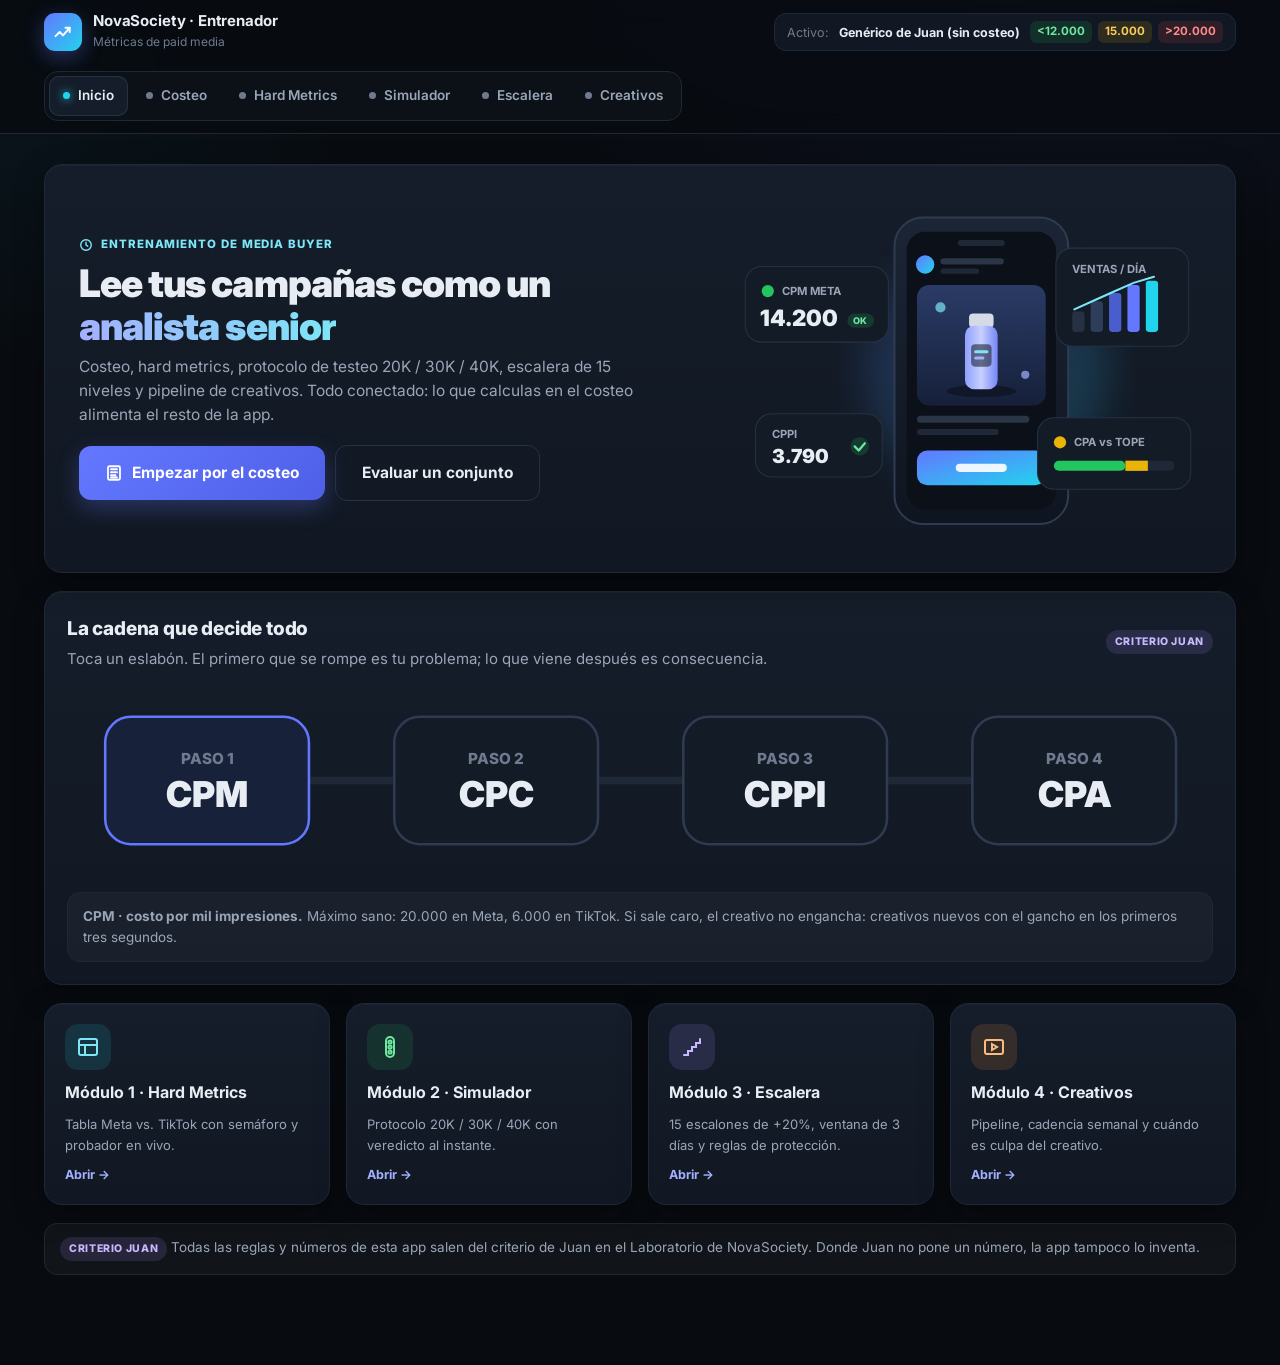
<file: docs/referencia/novasociety-metricas-v2.html>
<!doctype html>
<html lang="es">
<head>
<meta charset="utf-8">
<meta name="viewport" content="width=device-width, initial-scale=1">
<title>NovaSociety · Entrenador de Métricas</title>
<link rel="preconnect" href="https://fonts.googleapis.com">
<link rel="stylesheet" href="https://fonts.googleapis.com/css2?family=Inter:wght@400;500;600;700;800;900&display=swap">
<style>
:root{
  --bg:#080B10; --bg-2:#0C1118; --card:#111823; --card-2:#151D2A; --line:#1E2836; --line-2:#263243;
  --ink:#E8EDF4; --muted:#9AA6B8; --soft:#6E7B8F;
  --g:#22C55E; --g-bg:rgba(34,197,94,.13); --g-ink:#6EE7A0;
  --y:#EAB308; --y-bg:rgba(234,179,8,.13); --y-ink:#FACC5A;
  --r:#EF4444; --r-bg:rgba(239,68,68,.13); --r-ink:#FF8A8A;
  --b:#6378FF; --b-bg:rgba(99,120,255,.14); --b-ink:#A3B0FF;
  --c:#22D3EE; --c-bg:rgba(34,211,238,.12); --c-ink:#7DE6F6;
  --v:#A78BFA; --v-bg:rgba(167,139,250,.14); --v-ink:#C9B8FF;
  --o:#FB923C; --o-bg:rgba(251,146,60,.14); --o-ink:#FDBA7D;
  --shadow:0 1px 0 rgba(255,255,255,.03) inset,0 10px 30px rgba(0,0,0,.35);
  --rad:18px;
}
*{box-sizing:border-box}
html,body{margin:0}
body{background:radial-gradient(1200px 600px at 85% -10%,rgba(99,120,255,.10),transparent 60%),radial-gradient(900px 500px at -10% 10%,rgba(34,211,238,.06),transparent 60%),var(--bg);background-attachment:fixed;color:var(--ink);font-family:Inter,system-ui,-apple-system,"Segoe UI",sans-serif;font-size:15px;line-height:1.55;-webkit-font-smoothing:antialiased;min-height:100vh}
button,input,select{font:inherit;color:inherit}
:focus-visible{outline:2px solid var(--b);outline-offset:2px}

/* ---------- Top bar ---------- */
.top{position:sticky;top:0;z-index:20;background:rgba(8,11,16,.82);backdrop-filter:blur(14px);-webkit-backdrop-filter:blur(14px);border-bottom:1px solid var(--line)}
.top-in{max-width:1240px;margin:0 auto;padding:12px 24px;display:flex;align-items:center;gap:18px;flex-wrap:wrap}
.brand{display:flex;align-items:center;gap:11px;margin-right:auto}
.brand-mark{width:38px;height:38px;border-radius:11px;background:linear-gradient(135deg,#6378FF,#22D3EE);display:grid;place-items:center;box-shadow:0 6px 20px rgba(99,120,255,.35)}
.brand b{display:block;font-size:15px;line-height:1.15;letter-spacing:-.01em}
.brand span{font-size:12px;color:var(--soft)}
.tabs{display:flex;gap:4px;background:var(--bg-2);border:1px solid var(--line);border-radius:14px;padding:4px;overflow-x:auto;max-width:100%}
.tabs button{all:unset;cursor:pointer;display:flex;align-items:center;gap:8px;padding:9px 14px;border-radius:10px;font-size:13.5px;font-weight:600;color:var(--muted);white-space:nowrap;min-height:22px;transition:background .2s,color .2s}
.tabs button:hover{color:var(--ink);background:var(--card)}
.tabs button[aria-current="page"]{background:var(--card-2);color:var(--ink);box-shadow:0 0 0 1px var(--line-2) inset}
.tabs button:focus-visible{outline:2px solid var(--b)}
.tabs .dot{width:7px;height:7px;border-radius:50%;background:var(--soft)}
.tabs button[aria-current="page"] .dot{background:var(--c);box-shadow:0 0 10px var(--c)}
.pill-prod{display:flex;align-items:center;gap:10px;background:var(--card);border:1px solid var(--line);border-radius:12px;padding:7px 12px;font-size:12.5px}
.pill-prod b{font-size:12.5px}
.pill-prod .z{display:flex;gap:6px}
.pill-prod .z span{padding:2px 7px;border-radius:6px;font-weight:700;font-size:11.5px}

/* ---------- Layout ---------- */
.main{max-width:1240px;margin:0 auto;padding:30px 24px 90px}
.view{display:none}
.view.on{display:block;animation:in .35s cubic-bezier(.2,.8,.2,1)}
@keyframes in{from{opacity:0;transform:translateY(8px)}to{opacity:1;transform:none}}
.head{display:flex;align-items:flex-end;justify-content:space-between;gap:20px;flex-wrap:wrap;margin-bottom:22px}
.eyebrow{display:inline-flex;align-items:center;gap:8px;font-size:11.5px;font-weight:800;letter-spacing:.08em;text-transform:uppercase;color:var(--c-ink);margin-bottom:8px}
h1{font-size:32px;line-height:1.12;letter-spacing:-.025em;margin:0;font-weight:900}
h2{font-size:19px;letter-spacing:-.01em;margin:0 0 4px;font-weight:800}
h3{font-size:15px;margin:0 0 6px;font-weight:700}
.lead{color:var(--muted);max-width:720px;margin:8px 0 0;font-size:15.5px}
.card{background:linear-gradient(180deg,var(--card-2),var(--card));border:1px solid var(--line);border-radius:var(--rad);padding:22px;box-shadow:var(--shadow)}
.grid{display:grid;gap:16px}
.g2{grid-template-columns:repeat(auto-fit,minmax(320px,1fr))}
.g3{grid-template-columns:repeat(auto-fit,minmax(250px,1fr))}
.g4{grid-template-columns:repeat(auto-fit,minmax(200px,1fr))}
.mt{margin-top:18px}.mt-s{margin-top:10px}.mt-l{margin-top:28px}
.muted{color:var(--muted)}.soft{color:var(--soft)}
.small{font-size:12.5px;color:var(--soft)}
.row{display:flex;align-items:center;gap:10px;flex-wrap:wrap}
.between{justify-content:space-between}

/* ---------- Tags & notes ---------- */
.tag{display:inline-flex;align-items:center;gap:6px;font-size:10.5px;font-weight:800;letter-spacing:.06em;text-transform:uppercase;padding:4px 9px;border-radius:999px;white-space:nowrap}
.tg{background:var(--g-bg);color:var(--g-ink)}.ty{background:var(--y-bg);color:var(--y-ink)}.tr{background:var(--r-bg);color:var(--r-ink)}
.tb{background:var(--b-bg);color:var(--b-ink)}.tc{background:var(--c-bg);color:var(--c-ink)}.tv{background:var(--v-bg);color:var(--v-ink)}.to{background:var(--o-bg);color:var(--o-ink)}
.tn{background:rgba(255,255,255,.06);color:var(--muted)}
.note{border-radius:13px;padding:13px 15px;font-size:13.5px;line-height:1.55;border:1px solid transparent}
.ng{background:var(--g-bg);color:var(--g-ink)}.ny{background:var(--y-bg);color:var(--y-ink)}.nr{background:var(--r-bg);color:var(--r-ink)}
.nb{background:var(--b-bg);color:var(--b-ink)}.nn{background:rgba(255,255,255,.035);border-color:var(--line);color:var(--muted)}
.note b{color:inherit}

/* ---------- Buttons & fields ---------- */
.btn{all:unset;cursor:pointer;display:inline-flex;align-items:center;justify-content:center;gap:9px;background:linear-gradient(135deg,#6378FF,#4F5FE8);color:#fff;font-weight:700;font-size:14px;padding:12px 20px;border-radius:12px;min-height:20px;box-shadow:0 8px 22px rgba(99,120,255,.3);transition:transform .15s,filter .15s}
.btn:hover{filter:brightness(1.1);transform:translateY(-1px)}
.btn:active{transform:translateY(0)}
.btn:focus-visible{outline:2px solid var(--ink);outline-offset:3px}
.btn.ghost{background:transparent;border:1px solid var(--line-2);color:var(--ink);box-shadow:none}
.btn.ghost:hover{background:var(--card-2)}
.btn.sm{padding:8px 12px;font-size:12.5px;border-radius:10px}
.btn.big{padding:15px 26px;font-size:15.5px}
.form{display:grid;grid-template-columns:repeat(auto-fit,minmax(170px,1fr));gap:14px}
.field{display:flex;flex-direction:column;gap:7px}
.field label{font-size:12.5px;font-weight:600;color:var(--muted)}
.field input,.field select{background:var(--bg-2);border:1px solid var(--line-2);border-radius:11px;padding:11px 13px;min-height:46px;font-size:15.5px;font-weight:700;width:100%;transition:border-color .15s,box-shadow .15s}
.field input:focus,.field select:focus{outline:none;border-color:var(--b);box-shadow:0 0 0 3px var(--b-bg)}
.field .hint{font-size:11.5px;color:var(--soft)}
.in-money{position:relative}
.in-money input{padding-left:28px}
.in-money::before{content:"$";position:absolute;left:12px;top:50%;transform:translateY(-50%);color:var(--soft);font-weight:700;font-size:14px}

/* ---------- KPIs ---------- */
.kpis{display:grid;grid-template-columns:repeat(auto-fit,minmax(170px,1fr));gap:12px}
.kpi{background:var(--bg-2);border:1px solid var(--line);border-radius:14px;padding:15px 16px;position:relative;overflow:hidden}
.kpi .l{font-size:11px;color:var(--soft);font-weight:800;text-transform:uppercase;letter-spacing:.06em}
.kpi .v{font-size:25px;font-weight:900;letter-spacing:-.02em;margin-top:3px;font-variant-numeric:tabular-nums}
.kpi .s{font-size:12px;color:var(--muted)}
.kpi::after{content:"";position:absolute;right:-30px;top:-30px;width:90px;height:90px;border-radius:50%;opacity:.5;background:radial-gradient(circle,var(--glow,rgba(99,120,255,.25)),transparent 70%)}

/* ---------- Dashboard ---------- */
.hero{display:grid;grid-template-columns:1.1fr 1fr;gap:10px;align-items:center;padding:30px 34px;overflow:hidden;position:relative}
.hero h1{font-size:38px}
.hero .grad{background:linear-gradient(90deg,#A3B0FF,#7DE6F6);-webkit-background-clip:text;background-clip:text;color:transparent}
.hero-art{width:100%;max-width:470px;justify-self:end}
.float{animation:float 5s ease-in-out infinite}
.float.d2{animation-delay:-1.6s}.float.d3{animation-delay:-3.1s}
@keyframes float{0%,100%{transform:translateY(0)}50%{transform:translateY(-7px)}}
.mod{all:unset;cursor:pointer;display:flex;flex-direction:column;gap:10px;background:linear-gradient(180deg,var(--card-2),var(--card));border:1px solid var(--line);border-radius:var(--rad);padding:20px;box-shadow:var(--shadow);transition:transform .2s,border-color .2s}
.mod:hover{transform:translateY(-3px);border-color:var(--line-2)}
.mod:focus-visible{outline:2px solid var(--b);outline-offset:3px}
.mod .ic{width:46px;height:46px;border-radius:13px;display:grid;place-items:center}
.mod b{font-size:16px}
.mod span{font-size:13px;color:var(--muted)}
.mod .go{font-size:12.5px;font-weight:700;color:var(--b-ink);margin-top:auto}
.funnel-node{cursor:pointer}
.funnel-node:hover rect{stroke:#A3B0FF}

/* ---------- Zone bar ---------- */
.zwrap{position:relative;margin-top:34px}
.zbar{display:flex;border-radius:12px;overflow:hidden;height:44px}
.zbar div{display:flex;align-items:center;justify-content:center;font-size:11.5px;font-weight:800;letter-spacing:.05em;text-transform:uppercase;transition:flex .5s}
.zg{background:var(--g-bg);color:var(--g-ink)}.zy{background:var(--y-bg);color:var(--y-ink)}.zo{background:var(--o-bg);color:var(--o-ink)}.zr{background:var(--r-bg);color:var(--r-ink)}
.zmark{position:absolute;top:-8px;bottom:-8px;width:3px;background:#fff;border-radius:3px;transition:left .6s cubic-bezier(.2,.8,.2,1);box-shadow:0 0 12px rgba(255,255,255,.6)}
.zmark span{position:absolute;top:-24px;left:50%;transform:translateX(-50%);font-size:11px;font-weight:800;background:#fff;color:#0B0F14;padding:2px 7px;border-radius:6px;white-space:nowrap}
.zlabels{display:flex;justify-content:space-between;font-size:11.5px;color:var(--soft);margin-top:8px;font-weight:600;font-variant-numeric:tabular-nums}

/* ---------- Donut ---------- */
.donut-wrap{display:flex;gap:22px;align-items:center;flex-wrap:wrap}
.donut-wrap svg{flex-shrink:0}
.donut-seg{transition:stroke-dasharray .7s cubic-bezier(.2,.8,.2,1),stroke-dashoffset .7s cubic-bezier(.2,.8,.2,1)}
.leg{display:flex;flex-direction:column;gap:9px;flex:1;min-width:200px}
.leg div{display:flex;align-items:center;gap:10px;font-size:13.5px}
.leg i{width:11px;height:11px;border-radius:4px;flex-shrink:0}
.leg b{margin-left:auto;font-variant-numeric:tabular-nums}

/* ---------- Table ---------- */
.seg{display:inline-flex;background:var(--bg-2);border:1px solid var(--line);border-radius:13px;padding:4px;gap:4px}
.seg button{all:unset;cursor:pointer;padding:9px 16px;border-radius:9px;font-size:13.5px;font-weight:700;color:var(--muted);display:flex;align-items:center;gap:8px}
.seg button[aria-pressed="true"]{background:var(--card-2);color:var(--ink);box-shadow:0 0 0 1px var(--line-2) inset}
.seg button:focus-visible{outline:2px solid var(--b)}
.tbl-wrap{overflow-x:auto;border:1px solid var(--line);border-radius:16px;background:var(--card)}
table{border-collapse:collapse;width:100%;min-width:1040px;font-size:13.5px}
th,td{padding:14px 15px;text-align:left;vertical-align:top;border-bottom:1px solid var(--line)}
thead th{background:var(--bg-2);font-size:11px;letter-spacing:.07em;text-transform:uppercase;color:var(--soft);font-weight:800;position:sticky;top:0}
tbody tr{transition:background .2s}
tbody tr:hover{background:rgba(255,255,255,.02)}
tbody tr:last-child td{border-bottom:none}
.met{display:flex;gap:11px;align-items:flex-start}
.met .ic{width:36px;height:36px;border-radius:10px;display:grid;place-items:center;flex-shrink:0}
.met b{font-size:15.5px;display:block}
.met small{color:var(--soft);font-size:11.5px;display:block;margin-top:2px}
.col-on{background:rgba(99,120,255,.07)}
th.col-on{color:var(--b-ink)}
.col-off{opacity:.45}
.v{font-weight:800;font-variant-numeric:tabular-nums;white-space:nowrap}
.tester{display:flex;align-items:center;gap:8px;margin-top:10px}
.tester input{width:110px;background:var(--bg-2);border:1px solid var(--line-2);border-radius:9px;padding:7px 9px;font-size:13px;font-weight:700;min-height:36px}
.tester input:focus{outline:none;border-color:var(--b)}
.light{width:14px;height:14px;border-radius:50%;background:#2A3442;flex-shrink:0;transition:background .25s,box-shadow .25s}
.light.g{background:var(--g);box-shadow:0 0 12px var(--g)}.light.y{background:var(--y);box-shadow:0 0 12px var(--y)}.light.r{background:var(--r);box-shadow:0 0 12px var(--r)}
.diag{font-size:13px;color:var(--muted);line-height:1.5}
.diag-live{margin-top:8px;font-size:12.5px;font-weight:600;border-radius:9px;padding:7px 9px;display:none}
.diag-live.on{display:block}

/* ---------- Simulator ---------- */
.track{position:relative;height:16px;border-radius:99px;background:var(--bg-2);border:1px solid var(--line);margin:34px 0 30px;overflow:visible}
.track .fill{position:absolute;left:0;top:0;bottom:0;border-radius:99px;background:linear-gradient(90deg,#22D3EE,#6378FF);width:0;transition:width 1s cubic-bezier(.2,.8,.2,1),background .4s}
.track .mk{position:absolute;top:-10px;bottom:-10px;width:2px;background:var(--line-2)}
.track .mk span{position:absolute;top:-22px;left:50%;transform:translateX(-50%);font-size:11px;font-weight:800;color:var(--muted);white-space:nowrap}
.track .mk.hit{background:#fff}
.track .mk.hit span{color:#fff}
.track .tip{position:absolute;bottom:-28px;transform:translateX(-50%);font-size:11.5px;font-weight:800;color:var(--c-ink);white-space:nowrap;transition:left 1s cubic-bezier(.2,.8,.2,1)}
.sema{display:flex;flex-direction:column;gap:10px;background:#05070A;border:1px solid var(--line);border-radius:22px;padding:14px;width:74px;align-items:center;box-shadow:inset 0 2px 8px rgba(0,0,0,.6)}
.sema i{width:42px;height:42px;border-radius:50%;background:#1A2230;transition:background .35s,box-shadow .35s;display:block}
.sema i.on-r{background:var(--r);box-shadow:0 0 24px var(--r)}
.sema i.on-y{background:var(--y);box-shadow:0 0 24px var(--y)}
.sema i.on-g{background:var(--g);box-shadow:0 0 24px var(--g)}
.verdict{display:flex;gap:22px;align-items:center;flex-wrap:wrap}
.verdict .body{flex:1;min-width:240px}
.verdict .big{font-size:27px;font-weight:900;letter-spacing:-.02em;line-height:1.15}
.verdict ul{margin:10px 0 0;padding-left:18px;color:var(--muted);font-size:14px}
.verdict li{margin:4px 0}
.pop{animation:pop .45s cubic-bezier(.2,1.4,.4,1)}
@keyframes pop{from{transform:scale(.94);opacity:.3}to{transform:none;opacity:1}}
.presets{display:flex;gap:8px;flex-wrap:wrap}
.hist{display:flex;flex-direction:column;gap:8px;max-height:330px;overflow:auto}
.hist-item{display:flex;align-items:center;gap:10px;background:var(--bg-2);border:1px solid var(--line);border-radius:11px;padding:10px 12px;font-size:12.5px;animation:in .3s}
.hist-item .t{color:var(--soft);font-variant-numeric:tabular-nums}
.hist-item .d{margin-left:auto}
.rules-mini{display:grid;gap:10px}
.rm{display:flex;gap:12px;align-items:flex-start;background:var(--bg-2);border:1px solid var(--line);border-radius:13px;padding:13px}
.rm .k{width:48px;height:48px;border-radius:12px;display:grid;place-items:center;font-weight:900;font-size:13px;flex-shrink:0;background:var(--card-2);border:1px solid var(--line-2)}
.rm.active{border-color:var(--b);box-shadow:0 0 0 3px var(--b-bg)}
.rm.active .k{background:var(--b);color:#fff;border-color:var(--b)}
.rm ul{margin:4px 0 0;padding-left:16px;font-size:12.5px;color:var(--muted)}

/* ---------- Ladder ---------- */
.ladder{display:flex;align-items:flex-end;gap:7px;height:300px;padding:10px 4px 0;overflow-x:auto}
.step{all:unset;cursor:pointer;flex:1 0 46px;display:flex;flex-direction:column;align-items:center;justify-content:flex-end;gap:6px;height:100%}
.step .bar{width:100%;border-radius:10px 10px 4px 4px;position:relative;transform-origin:bottom;transform:scaleY(0);transition:transform .7s cubic-bezier(.2,.9,.3,1),box-shadow .2s,filter .2s;border:1px solid rgba(255,255,255,.07)}
.ladder.grown .step .bar{transform:scaleY(1)}
.step .bar.z1{background:linear-gradient(180deg,rgba(34,211,238,.55),rgba(34,211,238,.15))}
.step .bar.z2{background:linear-gradient(180deg,rgba(167,139,250,.6),rgba(167,139,250,.15))}
.step .bar.z3{background:linear-gradient(180deg,rgba(251,146,60,.6),rgba(251,146,60,.15))}
.step:hover .bar{filter:brightness(1.3)}
.step[aria-pressed="true"] .bar{box-shadow:0 0 0 2px #fff,0 0 24px rgba(255,255,255,.35)}
.step .barbox{flex:1;width:100%;min-height:0;display:flex;flex-direction:column;justify-content:flex-end;align-items:center;gap:6px}
.step .amt{font-size:10.5px;font-weight:800;color:var(--muted);white-space:nowrap;font-variant-numeric:tabular-nums}
.step .lv{font-size:10.5px;font-weight:800;color:var(--soft)}
.step[aria-pressed="true"] .amt{color:#fff}
.step:focus-visible .bar{outline:2px solid var(--b);outline-offset:2px}
.step .flag{position:absolute;top:-26px;left:50%;transform:translateX(-50%);font-size:16px;opacity:0;transition:opacity .3s}
.step.cur .flag{opacity:1}
.zones-leg{display:flex;gap:16px;flex-wrap:wrap;font-size:12.5px;color:var(--muted);margin-top:10px}
.zones-leg i{display:inline-block;width:11px;height:11px;border-radius:4px;margin-right:6px;vertical-align:-1px}
.lv-detail{animation:in .3s}
.req{display:flex;gap:10px;align-items:flex-start;padding:10px 0;border-bottom:1px solid var(--line);font-size:13.5px}
.req:last-child{border-bottom:none}
.req .n{width:24px;height:24px;border-radius:8px;display:grid;place-items:center;font-size:11.5px;font-weight:800;flex-shrink:0}
.wiz{display:flex;flex-direction:column;gap:12px}
.wiz-q{font-size:15.5px;font-weight:700}
.wiz-step{font-size:11.5px;font-weight:800;color:var(--soft);letter-spacing:.06em;text-transform:uppercase}

/* ---------- Pipeline ---------- */
.kanban{display:grid;grid-template-columns:repeat(6,minmax(180px,1fr));gap:12px;overflow-x:auto;padding-bottom:6px}
.col{background:var(--bg-2);border:1px solid var(--line);border-radius:15px;padding:12px;display:flex;flex-direction:column;gap:9px;min-height:220px}
.col-h{display:flex;align-items:center;gap:8px;font-size:12.5px;font-weight:800;text-transform:uppercase;letter-spacing:.05em;padding:2px 2px 6px}
.col-h .cnt{margin-left:auto;font-size:11px;background:rgba(255,255,255,.07);border-radius:99px;padding:2px 8px;color:var(--muted)}
.kc{background:var(--card-2);border:1px solid var(--line-2);border-radius:12px;padding:11px;font-size:13px;animation:in .3s}
.kc .meta{font-size:11px;color:var(--soft);margin-top:4px}
.kc .acts{display:flex;gap:4px;margin-top:9px}
.kc .acts button{all:unset;cursor:pointer;width:32px;height:32px;border-radius:8px;display:grid;place-items:center;background:var(--bg-2);border:1px solid var(--line);color:var(--muted)}
.kc .acts button:hover{color:var(--ink);border-color:var(--line-2)}
.kc .acts button:focus-visible{outline:2px solid var(--b)}
.kc .acts .del{margin-left:auto}
.ring{position:relative;width:150px;height:150px;flex-shrink:0}
.ring svg{transform:rotate(-90deg)}
.ring .c{position:absolute;inset:0;display:grid;place-items:center;text-align:center}
.ring .c b{font-size:34px;font-weight:900;display:block;line-height:1}
.ring .c span{font-size:11.5px;color:var(--soft);font-weight:700}
.ring circle.prog{transition:stroke-dashoffset .8s cubic-bezier(.2,.8,.2,1),stroke .3s}
.gauge-needle{transition:transform .9s cubic-bezier(.2,1.2,.3,1);transform-origin:120px 120px}

/* ---------- Toast ---------- */
.toast{position:fixed;bottom:24px;left:50%;transform:translateX(-50%) translateY(30px);background:#fff;color:#0B0F14;font-weight:700;font-size:13.5px;padding:12px 18px;border-radius:12px;box-shadow:0 12px 40px rgba(0,0,0,.5);opacity:0;pointer-events:none;transition:opacity .25s,transform .25s;z-index:50;max-width:90vw;text-align:center}
.toast.on{opacity:1;transform:translateX(-50%) translateY(0)}

details.acc{background:var(--card);border:1px solid var(--line);border-radius:15px;padding:0 18px}
details.acc + details.acc{margin-top:10px}
details.acc summary{cursor:pointer;padding:15px 0;font-weight:700;list-style:none;display:flex;justify-content:space-between;align-items:center;gap:10px}
details.acc summary::-webkit-details-marker{display:none}
details.acc summary::after{content:"+";color:var(--soft);font-size:20px;font-weight:500}
details.acc[open] summary::after{content:"–"}
details.acc .bd{padding:0 0 16px;color:var(--muted);font-size:14px}

@media (max-width:900px){
  .hero{grid-template-columns:1fr;padding:24px}
  .hero-art{justify-self:center}
  .hero h1{font-size:30px}
  h1{font-size:26px}
  .top-in{padding:10px 14px}
  .main{padding:20px 14px 70px}
  .pill-prod{display:none}
}
@media (prefers-reduced-motion:reduce){*{animation:none!important;transition:none!important}.step .bar{transform:none}}
</style>
</head>
<body>

<!-- ================= TOP BAR ================= -->
<header class="top">
  <div class="top-in">
    <div class="brand">
      <div class="brand-mark" aria-hidden="true">
        <svg width="20" height="20" viewBox="0 0 24 24" fill="none" stroke="#fff" stroke-width="2.4" stroke-linecap="round" stroke-linejoin="round"><path d="M3 17l5-5 4 4 8-9"/><path d="M15 7h5v5"/></svg>
      </div>
      <div><b>NovaSociety · Entrenador</b><span>Métricas de paid media</span></div>
    </div>
    <div class="pill-prod" id="pillProd" aria-live="polite"></div>
    <nav class="tabs" id="tabs" aria-label="Módulos">
      <button data-v="dash" aria-current="page"><span class="dot"></span>Inicio</button>
      <button data-v="costeo"><span class="dot"></span>Costeo</button>
      <button data-v="metricas"><span class="dot"></span>Hard Metrics</button>
      <button data-v="sim"><span class="dot"></span>Simulador</button>
      <button data-v="escalera"><span class="dot"></span>Escalera</button>
      <button data-v="creativos"><span class="dot"></span>Creativos</button>
    </nav>
  </div>
</header>

<main class="main">

<!-- ================= DASHBOARD ================= -->
<section class="view on" id="v-dash">
  <div class="card hero">
    <div>
      <div class="eyebrow">
        <svg width="14" height="14" viewBox="0 0 24 24" fill="none" stroke="currentColor" stroke-width="2.4" stroke-linecap="round" aria-hidden="true"><circle cx="12" cy="12" r="9"/><path d="M12 7v5l3 2"/></svg>
        Entrenamiento de media buyer
      </div>
      <h1>Lee tus campañas como un <span class="grad">analista senior</span></h1>
      <p class="lead">Costeo, hard metrics, protocolo de testeo 20K / 30K / 40K, escalera de 15 niveles y pipeline de creativos. Todo conectado: lo que calculas en el costeo alimenta el resto de la app.</p>
      <div class="row mt">
        <button class="btn big" data-go="costeo">
          <svg width="18" height="18" viewBox="0 0 24 24" fill="none" stroke="currentColor" stroke-width="2.4" stroke-linecap="round" aria-hidden="true"><rect x="4" y="3" width="16" height="18" rx="2"/><path d="M8 7h8M8 11h2M12 11h2M16 11h0M8 15h2M12 15h2M8 18h8"/></svg>
          Empezar por el costeo
        </button>
        <button class="btn ghost big" data-go="sim">Evaluar un conjunto</button>
      </div>
    </div>
    <svg class="hero-art" viewBox="0 0 460 340" role="img" aria-label="Ilustración: teléfono con un anuncio y tarjetas de métricas flotando">
      <defs>
        <linearGradient id="hg1" x1="0" y1="0" x2="1" y2="1"><stop offset="0" stop-color="#6378FF"/><stop offset="1" stop-color="#22D3EE"/></linearGradient>
        <linearGradient id="hg2" x1="0" y1="0" x2="0" y2="1"><stop offset="0" stop-color="#1B2535"/><stop offset="1" stop-color="#0F1520"/></linearGradient>
        <linearGradient id="hg3" x1="0" y1="0" x2="0" y2="1"><stop offset="0" stop-color="#2A3B66"/><stop offset="1" stop-color="#16203A"/></linearGradient>
        <linearGradient id="bottle" x1="0" y1="0" x2="1" y2="0"><stop offset="0" stop-color="#8FA0FF"/><stop offset=".5" stop-color="#C7D0FF"/><stop offset="1" stop-color="#7486F5"/></linearGradient>
        <filter id="glow"><feGaussianBlur stdDeviation="18"/></filter>
      </defs>
      <circle cx="250" cy="170" r="120" fill="url(#hg1)" opacity=".18" filter="url(#glow)"/>
      <g class="float">
        <rect x="160" y="22" width="170" height="300" rx="28" fill="url(#hg2)" stroke="#2E3B50" stroke-width="2"/>
        <rect x="172" y="36" width="146" height="272" rx="18" fill="#0B1019"/>
        <rect x="222" y="44" width="46" height="6" rx="3" fill="#1E2836"/>
        <circle cx="190" cy="68" r="9" fill="url(#hg1)"/>
        <rect x="205" y="62" width="62" height="6" rx="3" fill="#2A3546"/>
        <rect x="205" y="72" width="38" height="5" rx="2.5" fill="#1E2836"/>
        <rect x="182" y="88" width="126" height="118" rx="12" fill="url(#hg3)"/>
        <ellipse cx="245" cy="192" rx="34" ry="6" fill="#0B1019" opacity=".6"/>
        <rect x="233" y="116" width="24" height="14" rx="4" fill="#E8EDF4" opacity=".9"/>
        <rect x="229" y="128" width="32" height="62" rx="9" fill="url(#bottle)"/>
        <rect x="235" y="146" width="20" height="22" rx="4" fill="#0F1520" opacity=".55"/>
        <rect x="238" y="152" width="14" height="3" rx="1.5" fill="#7DE6F6"/>
        <rect x="238" y="158" width="10" height="3" rx="1.5" fill="#A3B0FF"/>
        <circle cx="205" cy="110" r="5" fill="#7DE6F6" opacity=".7"/>
        <circle cx="288" cy="176" r="4" fill="#A3B0FF" opacity=".7"/>
        <rect x="182" y="216" width="110" height="7" rx="3.5" fill="#2A3546"/>
        <rect x="182" y="229" width="80" height="6" rx="3" fill="#1E2836"/>
        <rect x="182" y="250" width="126" height="34" rx="10" fill="url(#hg1)"/>
        <rect x="220" y="263" width="50" height="8" rx="4" fill="#fff" opacity=".9"/>
      </g>
      <g class="float d2">
        <rect x="14" y="70" width="140" height="74" rx="16" fill="#131B27" stroke="#263243"/>
        <circle cx="36" cy="94" r="6" fill="#22C55E"/>
        <text x="50" y="98" fill="#9AA6B8" font-size="11" font-weight="700" font-family="Inter,sans-serif">CPM META</text>
        <text x="28" y="128" fill="#E8EDF4" font-size="22" font-weight="900" font-family="Inter,sans-serif">14.200</text>
        <rect x="114" y="116" width="26" height="14" rx="7" fill="rgba(34,197,94,.18)"/>
        <text x="119" y="126" fill="#6EE7A0" font-size="9" font-weight="800" font-family="Inter,sans-serif">OK</text>
      </g>
      <g class="float d3">
        <rect x="318" y="52" width="130" height="96" rx="16" fill="#131B27" stroke="#263243"/>
        <text x="334" y="76" fill="#9AA6B8" font-size="11" font-weight="700" font-family="Inter,sans-serif">VENTAS / DÍA</text>
        <rect x="334" y="114" width="12" height="20" rx="3" fill="#263243"/>
        <rect x="352" y="104" width="12" height="30" rx="3" fill="#2E3D59"/>
        <rect x="370" y="96" width="12" height="38" rx="3" fill="#4A5DCC"/>
        <rect x="388" y="88" width="12" height="46" rx="3" fill="#6378FF"/>
        <rect x="406" y="84" width="12" height="50" rx="3" fill="#22D3EE"/>
        <path d="M336 112 L358 102 L376 94 L394 86 L414 80" stroke="#7DE6F6" stroke-width="2" fill="none" stroke-linecap="round"/>
      </g>
      <g class="float">
        <rect x="300" y="218" width="150" height="70" rx="16" fill="#131B27" stroke="#263243"/>
        <circle cx="322" cy="242" r="6" fill="#EAB308"/>
        <text x="336" y="246" fill="#9AA6B8" font-size="11" font-weight="700" font-family="Inter,sans-serif">CPA vs TOPE</text>
        <rect x="316" y="260" width="118" height="10" rx="5" fill="#1E2836"/>
        <rect x="316" y="260" width="70" height="10" rx="5" fill="#22C55E"/>
        <rect x="386" y="260" width="22" height="10" fill="#EAB308"/>
      </g>
      <g class="float d2">
        <rect x="24" y="214" width="124" height="62" rx="16" fill="#131B27" stroke="#263243"/>
        <text x="40" y="238" fill="#9AA6B8" font-size="11" font-weight="700" font-family="Inter,sans-serif">CPPI</text>
        <text x="40" y="262" fill="#E8EDF4" font-size="19" font-weight="900" font-family="Inter,sans-serif">3.790</text>
        <circle cx="126" cy="246" r="9" fill="rgba(34,197,94,.18)"/>
        <path d="M121 246l4 4 6-7" stroke="#6EE7A0" stroke-width="2.2" fill="none" stroke-linecap="round" stroke-linejoin="round"/>
      </g>
    </svg>
  </div>

  <div class="card mt">
    <div class="row between">
      <div><h2>La cadena que decide todo</h2><p class="muted" style="margin:0">Toca un eslabón. El primero que se rompe es tu problema; lo que viene después es consecuencia.</p></div>
      <span class="tag tv">Criterio Juan</span>
    </div>
    <svg viewBox="0 0 900 150" width="100%" role="img" aria-label="Cadena de métricas CPM, CPC, CPPI, CPA con flujo animado" style="margin-top:14px">
      <defs>
        <linearGradient id="flow" x1="0" x2="1"><stop offset="0" stop-color="#22D3EE"/><stop offset="1" stop-color="#6378FF"/></linearGradient>
      </defs>
      <path id="fpath" d="M110 75 H 790" stroke="#1E2836" stroke-width="6" stroke-linecap="round"/>
      <path d="M110 75 H 790" stroke="url(#flow)" stroke-width="2" stroke-dasharray="6 10" opacity=".7">
        <animate attributeName="stroke-dashoffset" from="0" to="-160" dur="3s" repeatCount="indefinite"/>
      </path>
      <circle r="5" fill="#7DE6F6"><animateMotion dur="3.2s" repeatCount="indefinite"><mpath href="#fpath"/></animateMotion></circle>
      <circle r="4" fill="#A3B0FF"><animateMotion dur="3.2s" begin="-1.1s" repeatCount="indefinite"><mpath href="#fpath"/></animateMotion></circle>
      <circle r="4" fill="#7DE6F6"><animateMotion dur="3.2s" begin="-2.2s" repeatCount="indefinite"><mpath href="#fpath"/></animateMotion></circle>
      <g class="funnel-node" data-k="cpm" tabindex="0" role="button" aria-label="CPM">
        <rect x="30" y="25" width="160" height="100" rx="20" fill="#131B27" stroke="#2E3B50" stroke-width="2"/>
        <text x="110" y="62" text-anchor="middle" fill="#6E7B8F" font-size="12" font-weight="800" font-family="Inter,sans-serif">PASO 1</text>
        <text x="110" y="96" text-anchor="middle" fill="#E8EDF4" font-size="28" font-weight="900" font-family="Inter,sans-serif">CPM</text>
      </g>
      <g class="funnel-node" data-k="cpc" tabindex="0" role="button" aria-label="CPC">
        <rect x="257" y="25" width="160" height="100" rx="20" fill="#131B27" stroke="#2E3B50" stroke-width="2"/>
        <text x="337" y="62" text-anchor="middle" fill="#6E7B8F" font-size="12" font-weight="800" font-family="Inter,sans-serif">PASO 2</text>
        <text x="337" y="96" text-anchor="middle" fill="#E8EDF4" font-size="28" font-weight="900" font-family="Inter,sans-serif">CPC</text>
      </g>
      <g class="funnel-node" data-k="cppi" tabindex="0" role="button" aria-label="CPPI">
        <rect x="484" y="25" width="160" height="100" rx="20" fill="#131B27" stroke="#2E3B50" stroke-width="2"/>
        <text x="564" y="62" text-anchor="middle" fill="#6E7B8F" font-size="12" font-weight="800" font-family="Inter,sans-serif">PASO 3</text>
        <text x="564" y="96" text-anchor="middle" fill="#E8EDF4" font-size="28" font-weight="900" font-family="Inter,sans-serif">CPPI</text>
      </g>
      <g class="funnel-node" data-k="cpa" tabindex="0" role="button" aria-label="CPA">
        <rect x="711" y="25" width="160" height="100" rx="20" fill="#131B27" stroke="#2E3B50" stroke-width="2"/>
        <text x="791" y="62" text-anchor="middle" fill="#6E7B8F" font-size="12" font-weight="800" font-family="Inter,sans-serif">PASO 4</text>
        <text x="791" y="96" text-anchor="middle" fill="#E8EDF4" font-size="28" font-weight="900" font-family="Inter,sans-serif">CPA</text>
      </g>
    </svg>
    <div class="note nn mt-s" id="chainInfo" aria-live="polite"></div>
  </div>

  <div class="grid g4 mt">
    <button class="mod" data-go="metricas">
      <div class="ic" style="background:var(--c-bg)"><svg width="24" height="24" viewBox="0 0 24 24" fill="none" stroke="#7DE6F6" stroke-width="2" stroke-linecap="round" aria-hidden="true"><rect x="3" y="4" width="18" height="16" rx="2"/><path d="M3 10h18M9 10v10"/></svg></div>
      <b>Módulo 1 · Hard Metrics</b><span>Tabla Meta vs. TikTok con semáforo y probador en vivo.</span><span class="go">Abrir →</span>
    </button>
    <button class="mod" data-go="sim">
      <div class="ic" style="background:var(--g-bg)"><svg width="24" height="24" viewBox="0 0 24 24" fill="none" stroke="#6EE7A0" stroke-width="2" stroke-linecap="round" aria-hidden="true"><rect x="8" y="2" width="8" height="20" rx="4"/><circle cx="12" cy="7" r="1.6"/><circle cx="12" cy="12" r="1.6"/><circle cx="12" cy="17" r="1.6"/></svg></div>
      <b>Módulo 2 · Simulador</b><span>Protocolo 20K / 30K / 40K con veredicto al instante.</span><span class="go">Abrir →</span>
    </button>
    <button class="mod" data-go="escalera">
      <div class="ic" style="background:var(--v-bg)"><svg width="24" height="24" viewBox="0 0 24 24" fill="none" stroke="#C9B8FF" stroke-width="2" stroke-linecap="round" aria-hidden="true"><path d="M4 20h4v-4h4v-4h4V8h4V4"/></svg></div>
      <b>Módulo 3 · Escalera</b><span>15 escalones de +20%, ventana de 3 días y reglas de protección.</span><span class="go">Abrir →</span>
    </button>
    <button class="mod" data-go="creativos">
      <div class="ic" style="background:var(--o-bg)"><svg width="24" height="24" viewBox="0 0 24 24" fill="none" stroke="#FDBA7D" stroke-width="2" stroke-linecap="round" aria-hidden="true"><rect x="3" y="5" width="18" height="14" rx="2"/><path d="M10 9l5 3-5 3z"/></svg></div>
      <b>Módulo 4 · Creativos</b><span>Pipeline, cadencia semanal y cuándo es culpa del creativo.</span><span class="go">Abrir →</span>
    </button>
  </div>

  <div class="note nn mt">
    <span class="tag tv">Criterio Juan</span> Todas las reglas y números de esta app salen del criterio de Juan en el Laboratorio de NovaSociety. Donde Juan no pone un número, la app tampoco lo inventa.
  </div>
</section>

<!-- ================= COSTEO ================= -->
<section class="view" id="v-costeo">
  <div class="head">
    <div>
      <div class="eyebrow">Paso 0 · antes de pautar</div>
      <h1>Calculadora de costeo</h1>
      <p class="lead">Mismo cálculo del costeo del Laboratorio. Cuando lo apliques, el tope, la zona de escala y la zona de apagar alimentan la tabla, el simulador y la escalera.</p>
    </div>
    <span class="tag tv">Criterio Juan</span>
  </div>

  <div class="grid g2">
    <div class="card">
      <h2>Tus números</h2>
      <div class="form mt">
        <div class="field" style="grid-column:1/-1"><label for="c-name">Producto</label><input id="c-name" type="text" value="Gotas Focus Concentración Activa"></div>
        <div class="field"><label for="c-precio">Precio de venta</label><div class="in-money"><input id="c-precio" type="number" inputmode="numeric" value="84900"></div></div>
        <div class="field"><label for="c-prov">Costo proveedor</label><div class="in-money"><input id="c-prov" type="number" inputmode="numeric" value="17000"></div></div>
        <div class="field"><label for="c-flete">Flete promedio</label><div class="in-money"><input id="c-flete" type="number" inputmode="numeric" value="20000"></div></div>
        <div class="field"><label for="c-cpa">CPA que esperas pagar</label><div class="in-money"><input id="c-cpa" type="number" inputmode="numeric" value="15000"></div></div>
        <div class="field"><label for="c-ef">Entrega efectiva %</label><input id="c-ef" type="number" value="50"><span class="hint">Entregados ÷ pedidos</span></div>
        <div class="field"><label for="c-desp">Entrega s/ despachado %</label><input id="c-desp" type="number" value="75"><span class="hint">Entregados ÷ despachados</span></div>
      </div>
      <div class="note nb mt">
        <b>¿12.000 o 15.000?</b> Sin costeo, Juan usa números genéricos: <b>15.000 es el CPA tope</b> (lo máximo que pagas por venta, y el CPA con el que el costeo calcula tu ganancia), <b>12.000 es la zona de escala</b> (80% del tope) y <b>20.000 la zona de apagar</b>. Cuando costeas tu producto, esos tres números se reemplazan por los tuyos. Para las Gotas Focus: escala por debajo de 16.493, tope 20.617, apaga por encima de 27.489.
      </div>
      <div class="row mt">
        <button class="btn" id="c-apply">
          <svg width="17" height="17" viewBox="0 0 24 24" fill="none" stroke="currentColor" stroke-width="2.6" stroke-linecap="round" stroke-linejoin="round" aria-hidden="true"><path d="M5 12l5 5 9-11"/></svg>
          Aplicar a toda la app
        </button>
        <button class="btn ghost" id="c-generic">Volver al genérico de Juan</button>
      </div>
    </div>

    <div class="card">
      <h2>¿A dónde se va cada pedido?</h2>
      <p class="muted" style="margin:0 0 16px;font-size:13.5px">Por cada pedido que entra (con tus porcentajes de entrega).</p>
      <div class="donut-wrap">
        <svg width="190" height="190" viewBox="0 0 190 190" role="img" aria-label="Distribución del ingreso por pedido" id="donut">
          <circle cx="95" cy="95" r="72" fill="none" stroke="#1A2230" stroke-width="24"/>
          <g transform="rotate(-90 95 95)" id="donutSegs"></g>
          <text x="95" y="88" text-anchor="middle" fill="#6E7B8F" font-size="11" font-weight="800" font-family="Inter,sans-serif">INGRESO / PEDIDO</text>
          <text x="95" y="112" text-anchor="middle" fill="#E8EDF4" font-size="22" font-weight="900" font-family="Inter,sans-serif" id="donutTotal">—</text>
        </svg>
        <div class="leg" id="donutLeg"></div>
      </div>
    </div>
  </div>

  <div class="card mt">
    <div class="kpis" id="c-kpis"></div>
    <div class="zwrap" id="c-zone"></div>
    <div id="c-msg" class="mt"></div>
  </div>

  <details class="acc mt">
    <summary>¿Cómo se calcula?</summary>
    <div class="bd">
      <p style="margin-top:0">Por cada pedido: ingreso = precio × entrega efectiva; producto = proveedor × entrega efectiva; flete = flete × (entrega efectiva ÷ entrega sobre despachado), porque también pagas el flete de lo que vuelve.</p>
      <p><b>CPA máximo</b> = lo que queda: si pagas eso en publicidad por pedido, quedas en cero. Zonas de Juan: escala por debajo del 80% del tope, sostiene hasta el tope, apaga por encima del 133% del tope.</p>
      <p style="margin-bottom:0">El genérico de Juan (sin costeo) es: escala por debajo de 12.000, tope 15.000, apaga por encima de 20.000. Se usa hasta que costeas tu producto.</p>
    </div>
  </details>
</section>

<!-- ================= MÓDULO 1 ================= -->
<section class="view" id="v-metricas">
  <div class="head">
    <div>
      <div class="eyebrow">Módulo 1</div>
      <h1>Hard Metrics: Meta Ads vs. TikTok Ads</h1>
      <p class="lead">Cambia de pestaña para ver los rangos de cada plataforma. En las métricas donde Juan pone número (CPM, CPPI y CPA), escribe el tuyo en "Tu dato" y el semáforo te dice dónde estás y qué hacer.</p>
    </div>
    <div class="seg" role="group" aria-label="Plataforma">
      <button data-plat="meta" aria-pressed="true">
        <svg width="16" height="16" viewBox="0 0 24 24" fill="none" stroke="currentColor" stroke-width="2.2" stroke-linecap="round" aria-hidden="true"><path d="M3 15c0-5 2.5-9 5-9 3 0 5 9 8 9 2 0 3-2 3-4 0-3-1.5-5-3-5-3 0-5 9-8 9-2.5 0-5-3-5-5"/></svg>Meta Ads</button>
      <button data-plat="tiktok" aria-pressed="false">
        <svg width="16" height="16" viewBox="0 0 24 24" fill="none" stroke="currentColor" stroke-width="2.2" stroke-linecap="round" stroke-linejoin="round" aria-hidden="true"><path d="M14 3v11a4 4 0 11-4-4"/><path d="M14 3c.5 3 2.5 5 5 5"/></svg>TikTok Ads</button>
      <button data-plat="both" aria-pressed="false">Comparar</button>
    </div>
  </div>

  <div class="tbl-wrap">
    <table>
      <thead>
        <tr>
          <th style="width:190px">Métrica</th>
          <th class="h-tt">Benchmark TikTok</th>
          <th class="h-mt">Benchmark Meta</th>
          <th>Rango ideal para escalar</th>
          <th>Límite máximo permitido</th>
          <th style="width:300px">Diagnóstico / Solución</th>
        </tr>
      </thead>
      <tbody id="mtBody"></tbody>
    </table>
  </div>

  <div class="grid g3 mt">
    <div class="note nb"><b>El CTR no decide.</b> En tus Gotas Focus el CTR llegó a 6,7% y no hubo ni una venta: el CPM estaba de 3 a 8 veces por encima del máximo. Por eso Juan no lo mira.</div>
    <div class="note ny"><b>El CPC no tiene número fijo.</b> Juan lo lee en relación con el CPM: si el CPM está sano y el CPC sale caro, el producto no interesa. Por eso aquí no hay rango inventado.</div>
    <div class="note nn"><b>El CPA es tuyo.</b> Sus rangos salen del costeo activo (arriba a la derecha). Cámbialo en la pestaña Costeo.</div>
  </div>
</section>

<!-- ================= MÓDULO 2 ================= -->
<section class="view" id="v-sim">
  <div class="head">
    <div>
      <div class="eyebrow">Módulo 2 · protocolo 20K / 30K / 40K</div>
      <h1>Simulador de decisión</h1>
      <p class="lead">Mete los números del conjunto como los ves en el administrador y presiona "Evaluar conjunto". El veredicto sale de las reglas de testeo de NovaSociety.</p>
    </div>
    <span class="tag tv">Criterio Juan</span>
  </div>

  <div class="grid" style="grid-template-columns:repeat(auto-fit,minmax(340px,1fr))">
    <div class="card">
      <div class="row between"><h2>Datos del conjunto</h2><span class="small">Precargar:</span></div>
      <div class="presets mt-s">
        <button class="btn ghost sm" data-preset="g2">Gotas Focus · conj. 2</button>
        <button class="btn ghost sm" data-preset="g4">Gotas Focus · conj. 4</button>
        <button class="btn ghost sm" data-preset="r3">Recolector · conj. 3</button>
      </div>
      <div class="form mt">
        <div class="field"><label for="s-gasto">Gasto actual (COP)</label><div class="in-money"><input id="s-gasto" type="number" inputmode="numeric" value="26480"></div></div>
        <div class="field"><label for="s-pi">Pagos iniciados</label><input id="s-pi" type="number" inputmode="numeric" value="0"></div>
        <div class="field"><label for="s-v">Ventas</label><input id="s-v" type="number" inputmode="numeric" value="0"></div>
        <div class="field"><label for="s-tope">CPA tope</label><div class="in-money"><input id="s-tope" type="number" inputmode="numeric" value="15000"></div><span class="hint">Del costeo activo</span></div>
      </div>
      <div class="track" id="track" aria-hidden="true">
        <div class="fill" id="trackFill"></div>
        <div class="mk" id="mk20" style="left:40%"><span>20K</span></div>
        <div class="mk" id="mk30" style="left:60%"><span>30K</span></div>
        <div class="mk" id="mk40" style="left:80%"><span>40K</span></div>
        <div class="tip" id="trackTip" style="left:0%">$0</div>
      </div>
      <button class="btn big" id="s-eval" style="width:100%;box-sizing:border-box">
        <svg width="19" height="19" viewBox="0 0 24 24" fill="none" stroke="currentColor" stroke-width="2.4" stroke-linecap="round" aria-hidden="true"><circle cx="11" cy="11" r="7"/><path d="M20 20l-3.5-3.5"/></svg>
        Evaluar conjunto
      </button>
    </div>

    <div class="card">
      <div class="verdict" id="verdict">
        <div class="sema" aria-hidden="true"><i id="L-r"></i><i id="L-y"></i><i id="L-g"></i></div>
        <div class="body">
          <div class="small" style="font-weight:800;letter-spacing:.06em;text-transform:uppercase" id="vCorte">Sin evaluar</div>
          <div class="big" id="vBig">Mete los datos y evalúa</div>
          <ul id="vList"><li>El veredicto aparece aquí al instante.</li></ul>
        </div>
      </div>
      <div class="kpis mt" id="vKpis"></div>
    </div>
  </div>

  <div class="grid g2 mt">
    <div class="card">
      <h2>Las reglas del protocolo</h2>
      <p class="muted" style="margin:0 0 12px;font-size:13.5px">El corte donde está tu conjunto se ilumina.</p>
      <div class="rules-mini">
        <div class="rm" id="rm20"><div class="k">20K</div><div><b>Mira pagos iniciados</b><ul><li>0–2: apagar inmediato</li><li>3–4: mantener débil</li><li>5+: bien · 1 venta: maravilloso</li></ul></div></div>
        <div class="rm" id="rm30"><div class="k">30K</div><div><b>Mira el CPPI</b><ul><li>Sin venta: &gt;6.000 apaga · 5.000–6.000 débil · ≤5.000 se sostiene</li><li>Con venta: &lt;4.000 bueno · 4.000–5.000 se sostiene · &gt;5.000 flojo</li></ul></div></div>
        <div class="rm" id="rm40"><div class="k">40K</div><div><b>Decisión del día</b><ul><li>Sin ventas: apaga, aunque el CPPI sea bueno</li><li>2+ ventas y CPA dentro del tope: deja gastar el día y pasa a escalera</li></ul></div></div>
      </div>
    </div>
    <div class="card">
      <div class="row between"><h2>Historial de evaluaciones</h2><button class="btn ghost sm" id="h-clear">Limpiar</button></div>
      <div class="hist mt-s" id="hist"><div class="small">Todavía no evalúas ningún conjunto.</div></div>
    </div>
  </div>
</section>

<!-- ================= MÓDULO 3 ================= -->
<section class="view" id="v-escalera">
  <div class="head">
    <div>
      <div class="eyebrow">Módulo 3 · escalando</div>
      <h1>La escalera de Juan: 15 escalones</h1>
      <p class="lead">Cuando una campaña ya vende, deja de ser testeo. Cada escalón es +20% de presupuesto y se decide con el CPA de los últimos 3 días, nunca con un solo día. Toca un escalón para ver qué necesitas para subir y cómo protegerte.</p>
    </div>
    <span class="tag tv">Criterio Juan</span>
  </div>

  <div class="card">
    <div class="ladder" id="ladder" role="group" aria-label="Escalones de presupuesto"></div>
    <p class="small mt-s" style="margin-bottom:0">Escalones de la escalera de Juan, de 100.000 a 1.280.000 diarios. La escalera sigue después: el escalón 16 es 1.540.000.</p>
  </div>

  <div class="grid g2 mt">
    <div class="card lv-detail" id="lvDetail"></div>
    <div class="card">
      <div class="row between"><h2>¿Subo, sostengo o bajo?</h2><span class="tag tv">Ventana de 3 días</span></div>
      <p class="muted" style="margin:0 0 6px;font-size:13.5px">Mete tus últimos 3 días. Decide el CPA de la ventana; ayer solo prende la alerta.</p>
      <div class="form mt-s">
        <div class="field" style="grid-column:1/-1"><label for="l-nivel">Escalón actual</label><select id="l-nivel"></select></div>
        <div class="field"><label for="l-g1">Gasto hace 3 días</label><div class="in-money"><input id="l-g1" type="number" value="120000"></div></div>
        <div class="field"><label for="l-v1">Ventas hace 3 días</label><input id="l-v1" type="number" value="8"></div>
        <div class="field"><label for="l-g2">Gasto anteayer</label><div class="in-money"><input id="l-g2" type="number" value="120000"></div></div>
        <div class="field"><label for="l-v2">Ventas anteayer</label><input id="l-v2" type="number" value="9"></div>
        <div class="field"><label for="l-g3">Gasto ayer</label><div class="in-money"><input id="l-g3" type="number" value="120000"></div></div>
        <div class="field"><label for="l-v3">Ventas ayer</label><input id="l-v3" type="number" value="6"></div>
        <div class="field"><label for="l-pi3">Pagos iniciados ayer</label><input id="l-pi3" type="number" value="14"></div>
      </div>
      <div class="note mt" id="lOut" aria-live="polite"></div>
      <div class="kpis mt-s" id="lKpis"></div>
    </div>
  </div>

  <div class="card mt">
    <div class="row between">
      <div>
        <h2>Un día malo: qué dice Juan</h2>
        <p class="muted" style="margin:0;font-size:13.5px">Abres el administrador y ayer salió caro. Responde estas preguntas antes de tocar nada.</p>
      </div>
      <span class="tag tv">Criterio Juan</span>
    </div>
    <div class="grid g2 mt">
      <div class="wiz" id="wiz" aria-live="polite"></div>
      <div class="note nn">
        <b style="color:var(--ink)">La regla de fondo:</b> nada se apaga por un solo día, salvo cero ventas, cero pagos iniciados y el doble de la zona de apagar gastado. No es rígido: un día malo después de días buenos no apaga.
        <div class="mt-s">Si ayer fue hasta 50% más caro que los días anteriores y venían bien, se sostiene: fue un día flojo. Si fue 50% o más caro, se devuelve el 20% (se baja un escalón). Dos días seguidos por encima de la zona de apagar: se apaga.</div>
      </div>
    </div>
  </div>

  <div class="note nb mt" id="escNote"></div>
</section>

<!-- ================= MÓDULO 4 ================= -->
<section class="view" id="v-creativos">
  <div class="head">
    <div>
      <div class="eyebrow">Módulo 4</div>
      <h1>Pipeline y refresco de creativos</h1>
      <p class="lead">Según Juan, el creativo es responsable del primer eslabón: el CPM. Cuando el CPM sale caro, la solución son creativos nuevos con el gancho en los primeros tres segundos. Para tenerlos listos a tiempo, mantén el pipeline andando.</p>
    </div>
  </div>

  <div class="grid g3">
    <div class="card">
      <div class="row" style="gap:14px;flex-wrap:nowrap">
        <div style="width:44px;height:44px;border-radius:12px;display:grid;place-items:center;background:var(--v-bg);flex-shrink:0"><svg width="22" height="22" viewBox="0 0 24 24" fill="none" stroke="#C9B8FF" stroke-width="2" stroke-linecap="round" aria-hidden="true"><path d="M13 2L4 14h7l-1 8 9-12h-7z"/></svg></div>
        <div><b>Gancho en los primeros 3 s</b> <span class="tag tv">Juan</span><div class="small">La solución de Juan cuando el CPM sale caro.</div></div>
      </div>
    </div>
    <div class="card">
      <div class="row" style="gap:14px;flex-wrap:nowrap">
        <div style="width:44px;height:44px;border-radius:12px;display:grid;place-items:center;background:var(--o-bg);flex-shrink:0"><svg width="22" height="22" viewBox="0 0 24 24" fill="none" stroke="#FDBA7D" stroke-width="2" stroke-linecap="round" aria-hidden="true"><path d="M21 12a9 9 0 11-3-6.7"/><path d="M21 4v5h-5"/></svg></div>
        <div><b>Rotación cada 1–2 semanas</b> <span class="tag tn">Tu plan</span><div class="small">Tu meta de producción, para tener reemplazo antes de que el CPM se dispare.</div></div>
      </div>
    </div>
    <div class="card">
      <div class="row" style="gap:14px;flex-wrap:nowrap">
        <div style="width:44px;height:44px;border-radius:12px;display:grid;place-items:center;background:var(--c-bg);flex-shrink:0"><svg width="22" height="22" viewBox="0 0 24 24" fill="none" stroke="#7DE6F6" stroke-width="2" stroke-linecap="round" aria-hidden="true"><rect x="3" y="4" width="18" height="17" rx="2"/><path d="M3 9h18M8 2v4M16 2v4"/></svg></div>
        <div><b>4–5 anuncios nuevos por semana</b> <span class="tag tn">Tu plan</span><div class="small">Tu cadencia de producción semanal.</div></div>
      </div>
    </div>
  </div>

  <div class="card mt">
    <div class="row between">
      <div><h2>Pipeline de creativos</h2><p class="muted" style="margin:0;font-size:13.5px">Se guarda en este navegador. Cuando mueves algo a "En testeo", cuenta para tu meta semanal.</p></div>
      <div class="row">
        <div class="field" style="min-width:240px"><label for="k-new" class="small" style="font-weight:600">Nueva idea</label><input id="k-new" type="text" placeholder="Ej: unboxing con gancho de sonido"></div>
        <button class="btn" id="k-add" style="align-self:flex-end">Agregar</button>
      </div>
    </div>
    <div class="kanban mt" id="kanban"></div>
  </div>

  <div class="grid g2 mt">
    <div class="card">
      <div class="row between"><h2>Cadencia de esta semana</h2><span class="tag tn" id="weekLbl"></span></div>
      <div class="row mt" style="gap:24px;flex-wrap:nowrap">
        <div class="ring">
          <svg width="150" height="150" viewBox="0 0 150 150" aria-hidden="true">
            <circle cx="75" cy="75" r="62" fill="none" stroke="#1A2230" stroke-width="14"/>
            <circle class="prog" id="ringProg" cx="75" cy="75" r="62" fill="none" stroke="#22C55E" stroke-width="14" stroke-linecap="round" stroke-dasharray="389.6" stroke-dashoffset="389.6"/>
          </svg>
          <div class="c"><div><b id="ringNum">0</b><span>de 5 nuevos</span></div></div>
        </div>
        <div>
          <p class="muted" style="margin:0 0 12px;font-size:13.5px" id="ringMsg"></p>
          <div class="row">
            <button class="btn ghost sm" id="r-minus" aria-label="Restar un anuncio">− 1</button>
            <button class="btn sm" id="r-plus" aria-label="Sumar un anuncio">+ 1 anuncio lanzado</button>
          </div>
        </div>
      </div>
    </div>

    <div class="card">
      <div class="row between"><h2>¿Es culpa del creativo?</h2><span class="tag tv">Criterio Juan</span></div>
      <p class="muted" style="margin:0 0 4px;font-size:13.5px">Recorre la cadena en orden. Solo el primer eslabón depende del creativo.</p>
      <div class="form mt-s" style="grid-template-columns:repeat(auto-fit,minmax(130px,1fr))">
        <div class="field"><label for="q-plat">Plataforma</label><select id="q-plat"><option value="meta">Meta Ads</option><option value="tiktok">TikTok Ads</option></select></div>
        <div class="field"><label for="q-cpm">CPM</label><div class="in-money"><input id="q-cpm" type="number" value="85417"></div></div>
        <div class="field"><label for="q-cpc">¿CPC caro?</label><select id="q-cpc"><option value="no">No</option><option value="si">Sí</option></select></div>
        <div class="field"><label for="q-cppi">¿CPPI bueno sin ventas?</label><select id="q-cppi"><option value="no">No</option><option value="si">Sí</option></select></div>
      </div>
      <div id="qOut" class="mt" aria-live="polite"></div>
    </div>
  </div>

  <details class="acc mt" open>
    <summary>Cómo refrescar con el criterio de Juan</summary>
    <div class="bd">
      <ul style="margin:0;padding-left:18px">
        <li><b style="color:var(--ink)">CPM caro = creativo.</b> Creativos nuevos, con el gancho en los primeros tres segundos.</li>
        <li><b style="color:var(--ink)">CPC caro con CPM sano = producto, no creativo.</b> La gente no quiere ver más información ni comprarlo. Otro video no lo arregla.</li>
        <li><b style="color:var(--ink)">CPPI bueno sin ventas = página, oferta o formulario.</b> Mejora la confianza y quita fricción.</li>
        <li><b style="color:var(--ink)">Los creativos nuevos pasan por el protocolo.</b> Cada conjunto nuevo se lee con los cortes de 20K / 30K / 40K (módulo 2).</li>
        <li><b style="color:var(--ink)">Tu aprendizaje con Gotas Focus:</b> creativos con "milagro", bata blanca y síntomas de enfermedad te llevaron el CPM de 3 a 8 veces por encima del máximo.</li>
      </ul>
    </div>
  </details>
</section>

</main>

<div class="toast" id="toast" role="status" aria-live="polite"></div>

<script>
(function(){
"use strict";

/* ===================== Helpers ===================== */
var $ = function(s, r){ return (r || document).querySelector(s); };
var $$ = function(s, r){ return Array.prototype.slice.call((r || document).querySelectorAll(s)); };
var fmt = function(n){ return (typeof n === "number" && isFinite(n)) ? Math.round(n).toLocaleString("es-CO") : "—"; };
var money = function(n){ return (typeof n === "number" && isFinite(n)) ? "$" + fmt(n) : "—"; };
var val = function(id){ var el = document.getElementById(id); var v = parseFloat(el ? el.value : ""); return isNaN(v) ? 0 : v; };
var store = {
  get: function(k, d){ try { var v = localStorage.getItem(k); return v === null ? d : JSON.parse(v); } catch(e){ return d; } },
  set: function(k, v){ try { localStorage.setItem(k, JSON.stringify(v)); } catch(e){} }
};
var toastT;
function toast(msg){
  var t = $("#toast"); t.textContent = msg; t.classList.add("on");
  clearTimeout(toastT); toastT = setTimeout(function(){ t.classList.remove("on"); }, 2600);
}
function countUp(el, to, prefix){
  prefix = prefix || "";
  if(!isFinite(to)){ el.textContent = "—"; return; }
  var from = parseFloat(el.getAttribute("data-n") || "0"), start = null, dur = 650;
  el.setAttribute("data-n", to);
  function step(ts){
    if(start === null){ start = ts; }
    var p = Math.min(1, (ts - start) / dur), e = 1 - Math.pow(1 - p, 3);
    el.textContent = prefix + fmt(from + (to - from) * e);
    if(p < 1){ requestAnimationFrame(step); }
  }
  requestAnimationFrame(step);
}

/* ===================== Estado global ===================== */
var GENERIC = { name: "Genérico de Juan (sin costeo)", tope: 15000, escala: 12000, apaga: 20000, generic: true };
var S = store.get("ns_prod", GENERIC);
var PLAT = { meta: { name: "Meta Ads", cpm: 20000 }, tiktok: { name: "TikTok Ads", cpm: 6000 } };
var ESCALERA = [100000,120000,144000,173000,207000,249000,299000,358000,430000,516000,619000,743000,892000,1070000,1280000];

function renderPill(){
  $("#pillProd").innerHTML =
    '<span class="soft">Activo:</span> <b>' + S.name + '</b>' +
    '<span class="z"><span style="background:var(--g-bg);color:var(--g-ink)">&lt;' + fmt(S.escala) + '</span>' +
    '<span style="background:var(--y-bg);color:var(--y-ink)">' + fmt(S.tope) + '</span>' +
    '<span style="background:var(--r-bg);color:var(--r-ink)">&gt;' + fmt(S.apaga) + '</span></span>';
}
function setProduct(p){
  S = p; store.set("ns_prod", S);
  renderPill(); renderTable(); $("#s-tope").value = Math.round(S.tope); renderLevel(); runPanel(); wiz(0);
}

/* ===================== Navegación ===================== */
function go(v){
  $$(".view").forEach(function(s){ s.classList.toggle("on", s.id === "v-" + v); });
  $$("#tabs button").forEach(function(b){ if(b.dataset.v === v){ b.setAttribute("aria-current", "page"); } else { b.removeAttribute("aria-current"); } });
  store.set("ns_view", v);
  window.scrollTo({ top: 0, behavior: "smooth" });
  if(v === "escalera"){ growLadder(); }
}
$$("#tabs button").forEach(function(b){ b.addEventListener("click", function(){ go(b.dataset.v); }); });
$$("[data-go]").forEach(function(b){ b.addEventListener("click", function(){ go(b.dataset.go); }); });

/* ===================== Cadena (dashboard) ===================== */
var CHAIN = {
  cpm: "<b>CPM · costo por mil impresiones.</b> Máximo sano: 20.000 en Meta, 6.000 en TikTok. Si sale caro, el creativo no engancha: creativos nuevos con el gancho en los primeros tres segundos.",
  cpc: "<b>CPC · costo por clic.</b> Se lee solo con el CPM sano. Si con CPM sano el CPC sale caro, el producto no interesa: la gente no quiere ver más información ni comprarlo.",
  cppi: "<b>CPPI · costo por pago iniciado.</b> Bueno por debajo de 4.000; flojo cerca de 5.000; por encima de 6.000 sin ventas, se apaga. CPPI bueno sin ventas = problema de página, oferta o formulario.",
  cpa: "<b>CPA · costo por venta.</b> El número final. Su techo sale del costeo: escala por debajo del 80% del tope, sostiene hasta el tope, apaga por encima del 133%."
};
function chain(k){
  $("#chainInfo").innerHTML = CHAIN[k];
  $$(".funnel-node").forEach(function(n){
    var r = n.querySelector("rect");
    var on = n.dataset.k === k;
    r.setAttribute("stroke", on ? "#6378FF" : "#2E3B50");
    r.setAttribute("fill", on ? "#18213A" : "#131B27");
  });
}
$$(".funnel-node").forEach(function(n){
  n.addEventListener("click", function(){ chain(n.dataset.k); });
  n.addEventListener("keydown", function(e){ if(e.key === "Enter" || e.key === " "){ e.preventDefault(); chain(n.dataset.k); } });
});
chain("cpm");

/* ===================== Costeo ===================== */
var lastCost = null;
function costeo(){
  var P = val("c-precio"), C = val("c-prov"), F = val("c-flete"), cpa = val("c-cpa");
  var e = val("c-ef") / 100, d = val("c-desp") / 100;
  var kp = $("#c-kpis"), zone = $("#c-zone"), msg = $("#c-msg");
  if(e <= 0 || d <= 0 || e > d){
    kp.innerHTML = ""; zone.innerHTML = "";
    msg.innerHTML = '<div class="note nr">La entrega efectiva tiene que ser mayor que 0 y no puede superar la entrega sobre despachado.</div>';
    lastCost = null; return;
  }
  var ingreso = e * P, prod = e * C, flete = (e / d) * F;
  var tope = ingreso - prod - flete;
  var esc = tope * 0.8, apa = tope * 4 / 3;
  var gan = tope - cpa, ganEnt = gan / e;
  lastCost = { name: $("#c-name").value.trim() || "Mi producto", tope: tope, escala: esc, apaga: apa };

  if(!kp.children.length){
    kp.innerHTML =
      '<div class="kpi" style="--glow:rgba(99,120,255,.35)"><div class="l">CPA máximo</div><div class="v" id="k1">0</div><div class="s">Punto de equilibrio por pedido</div></div>' +
      '<div class="kpi" style="--glow:rgba(34,197,94,.35)"><div class="l">Escala por debajo de</div><div class="v" id="k2" style="color:var(--g-ink)">0</div><div class="s">80% del tope</div></div>' +
      '<div class="kpi" style="--glow:rgba(234,179,8,.35)"><div class="l">Sostiene hasta</div><div class="v" id="k3" style="color:var(--y-ink)">0</div><div class="s">El tope</div></div>' +
      '<div class="kpi" style="--glow:rgba(239,68,68,.35)"><div class="l">Apaga por encima de</div><div class="v" id="k4" style="color:var(--r-ink)">0</div><div class="s">133% del tope</div></div>' +
      '<div class="kpi" style="--glow:rgba(34,211,238,.35)"><div class="l">Ganancia por entregado</div><div class="v" id="k5">0</div><div class="s">Con el CPA que esperas</div></div>';
  }
  countUp($("#k1"), tope, "$"); countUp($("#k2"), esc, "$"); countUp($("#k3"), tope, "$"); countUp($("#k4"), apa, "$"); countUp($("#k5"), ganEnt, "$");
  $("#k5").style.color = ganEnt > 0 ? "var(--g-ink)" : "var(--r-ink)";

  if(tope <= 0){
    zone.innerHTML = "";
    msg.innerHTML = '<div class="note nr"><b>No da:</b> pierdes plata aunque la publicidad fuera gratis. Sube el precio o consigue mejor costo de proveedor o flete.</div>';
  } else {
    var max = apa * 1.25, pos = Math.max(1, Math.min(99, cpa / max * 100));
    zone.innerHTML =
      '<div class="zbar"><div class="zg" style="flex:' + esc + '">Escala</div><div class="zy" style="flex:' + (tope - esc) + '">Sostiene</div><div class="zo" style="flex:' + (apa - tope) + '">Baja</div><div class="zr" style="flex:' + (max - apa) + '">Apaga</div></div>' +
      '<div class="zmark" style="left:' + pos + '%"><span>Tu CPA ' + money(cpa) + '</span></div>' +
      '<div class="zlabels"><span>$0</span><span>' + money(esc) + '</span><span>' + money(tope) + '</span><span>' + money(apa) + '</span><span>+</span></div>';
    var pct = tope / P * 100;
    msg.innerHTML = (gan > 0
      ? '<div class="note ng">Con un CPA de <b>' + money(cpa) + '</b> te quedan <b>' + money(gan) + '</b> por pedido que entra, o sea <b>' + money(ganEnt) + '</b> por pedido entregado.</div>'
      : '<div class="note nr">Con un CPA de <b>' + money(cpa) + '</b> pierdes <b>' + money(-gan) + '</b> por cada pedido. Tu CPA tiene que bajar del tope.</div>') +
      (pct < 25 ? '<div class="note ny mt-s">Tu CPA máximo es apenas el ' + pct.toFixed(0) + '% del precio: poco margen de error en pauta.</div>' : '');
  }

  // Donut
  var parts = [
    { n: "Producto", v: prod, c: "#A78BFA" },
    { n: "Flete (incluye devoluciones)", v: flete, c: "#22D3EE" },
    { n: "Publicidad (tu CPA)", v: Math.min(cpa, Math.max(0, ingreso - prod - flete)), c: "#EAB308" },
    { n: "Tu ganancia", v: Math.max(0, gan), c: "#22C55E" }
  ];
  var total = ingreso > 0 ? ingreso : 1, circ = 2 * Math.PI * 72, acc = 0, segs = "", leg = "";
  parts.forEach(function(p){
    var len = Math.max(0, p.v / total * circ);
    segs += '<circle class="donut-seg" cx="95" cy="95" r="72" fill="none" stroke="' + p.c + '" stroke-width="24" stroke-dasharray="' + len + ' ' + (circ - len) + '" stroke-dashoffset="' + (-acc) + '"/>';
    acc += len;
    leg += '<div><i style="background:' + p.c + '"></i>' + p.n + '<b>' + money(p.v) + '</b></div>';
  });
  if(gan < 0){ leg += '<div style="color:var(--r-ink)"><i style="background:var(--r)"></i>Pérdida por pedido<b>' + money(gan) + '</b></div>'; }
  $("#donutSegs").innerHTML = segs; $("#donutLeg").innerHTML = leg;
  $("#donutTotal").textContent = money(ingreso);
}
["c-name","c-precio","c-prov","c-flete","c-cpa","c-ef","c-desp"].forEach(function(id){ $("#" + id).addEventListener("input", costeo); });
$("#c-apply").addEventListener("click", function(){
  costeo();
  if(lastCost && lastCost.tope > 0){ setProduct(lastCost); toast("Listo: " + lastCost.name + " es el producto activo en toda la app"); }
  else { toast("Con estos números no hay tope: revisa el costeo"); }
});
$("#c-generic").addEventListener("click", function(){ setProduct(GENERIC); toast("Volviste al genérico de Juan: 12.000 / 15.000 / 20.000"); });

/* ===================== Módulo 1 · Tabla ===================== */
var plat = "meta";
var ICON = {
  ctr: '<svg width="19" height="19" viewBox="0 0 24 24" fill="none" stroke="currentColor" stroke-width="2" stroke-linecap="round" aria-hidden="true"><path d="M4 4l7 17 2.5-7.4L21 11z"/></svg>',
  cpc: '<svg width="19" height="19" viewBox="0 0 24 24" fill="none" stroke="currentColor" stroke-width="2" stroke-linecap="round" aria-hidden="true"><circle cx="12" cy="12" r="9"/><path d="M12 7v10M9.5 9.5c0-1.2 1.1-2 2.5-2s2.5.8 2.5 2-1.1 1.8-2.5 2.2-2.5 1-2.5 2.3 1.1 2 2.5 2 2.5-.8 2.5-2"/></svg>',
  cpm: '<svg width="19" height="19" viewBox="0 0 24 24" fill="none" stroke="currentColor" stroke-width="2" stroke-linecap="round" aria-hidden="true"><path d="M1 12s4-7 11-7 11 7 11 7-4 7-11 7S1 12 1 12z"/><circle cx="12" cy="12" r="3"/></svg>',
  cppi: '<svg width="19" height="19" viewBox="0 0 24 24" fill="none" stroke="currentColor" stroke-width="2" stroke-linecap="round" aria-hidden="true"><circle cx="9" cy="20" r="1.4"/><circle cx="19" cy="20" r="1.4"/><path d="M1 2h4l2.7 13.4a2 2 0 002 1.6h9.6a2 2 0 002-1.6L23 6H6"/></svg>',
  cpa: '<svg width="19" height="19" viewBox="0 0 24 24" fill="none" stroke="currentColor" stroke-width="2" stroke-linecap="round" aria-hidden="true"><circle cx="12" cy="12" r="9"/><circle cx="12" cy="12" r="5"/><circle cx="12" cy="12" r="1.5"/></svg>'
};
function rows(){
  return [
    { k: "ctr", name: "CTR", sub: "Clics ÷ impresiones", color: "var(--c-ink)", bg: "var(--c-bg)", src: "juan", noTest: true,
      meta: { bench: "No se mira" }, tiktok: { bench: "No se mira" }, idealTxt: "No aplica", limitTxt: "No aplica",
      diag: "Juan no lo mira: no decide ni para apagar ni para escalar. Tus Gotas Focus tuvieron CTR de hasta 6,7% y cero ventas." },
    { k: "cpc", name: "CPC", sub: "Gasto ÷ clics en el enlace", color: "var(--v-ink)", bg: "var(--v-bg)", src: "juan", noTest: true,
      meta: { bench: "Sin número fijo" }, tiktok: { bench: "Sin número fijo" }, idealTxt: "Se lee con el CPM sano", limitTxt: "Sin número fijo",
      diag: "Segundo eslabón. CPM sano + CPC caro = el producto no interesa: la gente no quiere ver más información ni comprarlo. Otro video no lo arregla." },
    { k: "cpm", name: "CPM", sub: "Costo por 1.000 impresiones", color: "var(--b-ink)", bg: "var(--b-bg)", src: "juan", dir: "down", unit: "$",
      meta: { bench: "≤ 20.000", ideal: 20000, limit: 20000 }, tiktok: { bench: "≤ 6.000", ideal: 6000, limit: 6000 },
      diag: "Primer eslabón. Caro = el creativo no engancha. Solución: creativos nuevos, con el gancho en los primeros 3 segundos.",
      live: { g: "CPM sano: por debajo del máximo.", y: "CPM sano: por debajo del máximo.", r: "CPM roto: creativos nuevos con gancho de 3 segundos. Lo demás es consecuencia." } },
    { k: "cppi", name: "CPPI", sub: "Gasto ÷ pagos iniciados", color: "var(--o-ink)", bg: "var(--o-bg)", src: "juan", dir: "down", unit: "$",
      meta: { bench: "< 4.000", ideal: 4000, limit: 6000 }, tiktok: { bench: "< 4.000", ideal: 4000, limit: 6000 },
      diag: "Clave en el corte de 30K. Bueno sin ventas = página, oferta o formulario: más confianza, menos fricción.",
      live: { g: "CPPI bueno: la gente quiere pagar.", y: "Flojo (4.000–6.000): vigílalo hasta el siguiente corte.", r: "Por encima de 6.000 sin ventas, se apaga." } },
    { k: "cpa", name: "CPA", sub: "Gasto ÷ ventas", color: "var(--g-ink)", bg: "var(--g-bg)", src: "juan", dir: "down", unit: "$",
      meta: { bench: "Según costeo", ideal: S.escala, limit: S.tope }, tiktok: { bench: "Según costeo", ideal: S.escala, limit: S.tope },
      diag: "El número final. Por encima del tope: baja un escalón (−20%). Dos días en zona de apagar (> " + fmt(S.apaga) + "): apaga.",
      live: { g: "Zona de escala: sube un escalón.", y: "Zona de sostener: mantén el presupuesto.", r: "Sobre el tope: baja un escalón; 2 días en zona de apagar, apaga." } }
  ];
}
function fv(x, unit){ return unit === "%" ? String(x).replace(".", ",") + " %" : fmt(x); }
function rangeTxt(r, p){
  var o = r[p];
  if(r.noTest){ return { ideal: r.idealTxt, limit: r.limitTxt }; }
  if(r.k === "cpm"){ return { ideal: "Por debajo de " + fmt(o.limit), limit: fmt(o.limit) }; }
  if(r.dir === "up"){ return { ideal: "≥ " + fv(o.ideal, r.unit), limit: "Mínimo " + fv(o.limit, r.unit) }; }
  return { ideal: (r.k === "cppi" ? "< " : "≤ ") + fv(o.ideal, r.unit), limit: fv(o.limit, r.unit) };
}
function light(r, p, v){
  var o = r[p];
  if(r.dir === "up"){ return v >= o.ideal ? "g" : (v >= o.limit ? "y" : "r"); }
  return v <= o.ideal ? "g" : (v <= o.limit ? "y" : "r");
}
function renderTable(){
  var R = rows(), html = "";
  R.forEach(function(r){
    var idealCell, limitCell, tester = "";
    if(plat === "both"){
      var m = rangeTxt(r, "meta"), t = rangeTxt(r, "tiktok");
      idealCell = '<div><span class="soft">Meta</span> <span class="v">' + m.ideal + '</span></div><div><span class="soft">TikTok</span> <span class="v">' + t.ideal + '</span></div>';
      limitCell = '<div><span class="soft">Meta</span> <span class="v">' + m.limit + '</span></div><div><span class="soft">TikTok</span> <span class="v">' + t.limit + '</span></div>';
    } else {
      var x = rangeTxt(r, plat);
      idealCell = '<span class="v" style="color:' + (r.noTest ? "var(--muted)" : "var(--g-ink)") + '">' + x.ideal + '</span>' + (r.k === "cppi" ? '<div class="small">Flojo 4.000–6.000</div>' : "") + (r.k === "cpa" ? '<div class="small">Zona de escala</div>' : "");
      limitCell = '<span class="v" style="color:' + (r.noTest ? "var(--muted)" : "var(--r-ink)") + '">' + x.limit + '</span>' + (r.k === "cpa" ? '<div class="small">Tope · apaga &gt; ' + fmt(S.apaga) + '</div>' : "") + (r.k === "cppi" ? '<div class="small">Sin ventas a 30K, se apaga</div>' : "");
      tester = r.noTest ? "" : '<div class="tester"><span class="light" id="lt-' + r.k + '"></span><input type="number" step="any" data-test="' + r.k + '" placeholder="Tu dato" aria-label="Prueba tu ' + r.name + '"></div><div class="diag-live" id="dl-' + r.k + '"></div>';
    }
    var srcTag = r.noTest ? '<span class="tag tn">No decide sola</span>' : '<span class="tag tv">Criterio Juan</span>';
    html += '<tr>' +
      '<td><div class="met"><div class="ic" style="background:' + r.bg + ';color:' + r.color + '">' + ICON[r.k] + '</div><div><b>' + r.name + '</b><small>' + r.sub + '</small><div style="margin-top:6px">' + srcTag + '</div>' + tester + '</div></div></td>' +
      '<td class="c-tt"><span class="v">' + r.tiktok.bench + '</span></td>' +
      '<td class="c-mt"><span class="v">' + r.meta.bench + '</span></td>' +
      '<td>' + idealCell + '</td>' +
      '<td>' + limitCell + '</td>' +
      '<td class="diag">' + r.diag + '</td></tr>';
  });
  $("#mtBody").innerHTML = html;
  var onMeta = plat === "meta", onTT = plat === "tiktok";
  $$(".c-mt, .h-mt").forEach(function(c){ c.classList.toggle("col-on", onMeta); c.classList.toggle("col-off", onTT); });
  $$(".c-tt, .h-tt").forEach(function(c){ c.classList.toggle("col-on", onTT); c.classList.toggle("col-off", onMeta); });
  $$("[data-test]").forEach(function(inp){
    inp.addEventListener("input", function(){
      var r = R.filter(function(x){ return x.k === inp.dataset.test; })[0];
      var lt = $("#lt-" + r.k), dl = $("#dl-" + r.k);
      if(inp.value === ""){ lt.className = "light"; dl.className = "diag-live"; return; }
      var c = light(r, plat, parseFloat(inp.value));
      lt.className = "light " + c;
      dl.className = "diag-live on " + (c === "g" ? "ng" : c === "y" ? "ny" : "nr");
      dl.textContent = r.live[c];
    });
  });
}
$$("[data-plat]").forEach(function(b){
  b.addEventListener("click", function(){
    plat = b.dataset.plat;
    $$("[data-plat]").forEach(function(x){ x.setAttribute("aria-pressed", x === b); });
    renderTable();
  });
});

/* ===================== Módulo 2 · Simulador ===================== */
var PRESETS = {
  g2: { g: 26480, pi: 0, v: 0, tope: 20617, n: "Gotas Focus · conj. 2" },
  g4: { g: 20530, pi: 2, v: 0, tope: 20617, n: "Gotas Focus · conj. 4" },
  r3: { g: 22670, pi: 9, v: 2, tope: 24667, n: "Recolector · conj. 3" }
};
$$("[data-preset]").forEach(function(b){
  b.addEventListener("click", function(){
    var p = PRESETS[b.dataset.preset];
    $("#s-gasto").value = p.g; $("#s-pi").value = p.pi; $("#s-v").value = p.v; $("#s-tope").value = p.tope;
    updTrack(); evaluate(p.n);
  });
});
function updTrack(){
  var g = val("s-gasto"), max = 50000, pct = Math.min(100, g / max * 100);
  $("#trackFill").style.width = pct + "%";
  $("#trackTip").style.left = Math.max(4, Math.min(96, pct)) + "%";
  $("#trackTip").textContent = money(g);
  [20, 30, 40].forEach(function(k){ $("#mk" + k).classList.toggle("hit", g >= k * 1000); });
  $("#trackFill").style.background = g >= 40000 ? "linear-gradient(90deg,#22D3EE,#6378FF,#A78BFA)" : "linear-gradient(90deg,#22D3EE,#6378FF)";
}
["s-gasto"].forEach(function(id){ $("#" + id).addEventListener("input", updTrack); });
function setLight(c){
  ["r","y","g"].forEach(function(x){ $("#L-" + x).className = (x === c ? "on-" + x : ""); });
}
var hist = store.get("ns_hist", []);
function renderHist(){
  if(!hist.length){ $("#hist").innerHTML = '<div class="small">Todavía no evalúas ningún conjunto.</div>'; return; }
  $("#hist").innerHTML = hist.map(function(h){
    var cls = h.c === "r" ? "tr" : h.c === "y" ? "ty" : h.c === "g" ? "tg" : "tb";
    return '<div class="hist-item"><span class="t">' + h.t + '</span><span>' + h.n + ' · ' + money(h.g) + ' · ' + h.pi + ' PI · ' + h.v + ' V</span><span class="d tag ' + cls + '">' + h.short + '</span></div>';
  }).join("");
}
$("#h-clear").addEventListener("click", function(){ hist = []; store.set("ns_hist", hist); renderHist(); });

function evaluate(label){
  var g = val("s-gasto"), pi = val("s-pi"), v = val("s-v"), tope = val("s-tope");
  var cppi = pi > 0 ? g / pi : Infinity, cpa = v > 0 ? g / v : Infinity;
  var c, big, short, corte, items = [], active = null;

  if(g < 20000){
    corte = "Antes del primer corte";
    if(v >= 1){ c = "g"; big = "✨ MARAVILLOSO"; short = "Maravilloso"; items.push("Ya hay venta antes de los 20.000. No lo toques: déjalo correr."); }
    else { c = "b"; big = "⏳ DEJA CORRER"; short = "Deja correr"; items.push("Faltan " + money(20000 - g) + " para el corte de 20K. Con poco gasto los datos todavía no son confiables."); }
  } else if(g < 30000){
    corte = "Corte 20K · pagos iniciados"; active = 20;
    if(v >= 1){ c = "g"; big = "✨ MARAVILLOSO"; short = "Maravilloso"; items.push(v + " venta(s) en el primer corte. Sigue hasta el de 30K."); }
    else if(pi <= 2){ c = "r"; big = "🛑 APAGAR INMEDIATO"; short = "Apagar"; items.push(pi + " pago(s) iniciado(s) con " + money(g) + ": de 0 a 2 se apaga."); items.push("Revisa la cadena: ¿el CPM estaba por encima del máximo? ¿El CPC caro?"); }
    else if(pi <= 4){ c = "y"; big = "⚠️ MANTENER DÉBIL"; short = "Débil"; items.push(pi + " pagos iniciados: flojo pero se mantiene. Próximo corte en 30K (faltan " + money(30000 - g) + ")."); }
    else { c = "g"; big = "✅ BIEN, SIGUE"; short = "Bien"; items.push(pi + " pagos iniciados: buena señal. Próximo corte en 30K."); }
  } else if(g < 40000){
    corte = "Corte 30K · CPPI"; active = 30;
    if(v === 0){
      if(cppi > 6000){ c = "r"; big = "🛑 APAGAR INMEDIATO"; short = "Apagar"; items.push("CPPI de " + money(cppi) + " sin ventas: por encima de 6.000."); }
      else if(cppi > 5000){ c = "y"; big = "⚠️ MANTENER DÉBIL"; short = "Débil"; items.push("CPPI de " + money(cppi) + ": bastante flojo (5.000–6.000). Llega a 40K y decide."); }
      else { c = "g"; big = "✅ SE SOSTIENE"; short = "Sostiene"; items.push("CPPI de " + money(cppi) + ": 5.000 o menos. Sigue hasta 40K; si ahí no hay venta, se apaga."); }
    } else {
      if(cppi < 4000){ c = "g"; big = "✅ BUENO"; short = "Bueno"; items.push("CPPI de " + money(cppi) + " con " + v + " venta(s)."); }
      else if(cppi <= 5000){ c = "y"; big = "⚠️ SE SOSTIENE"; short = "Sostiene"; items.push("CPPI de " + money(cppi) + ": entre 4.000 y 5.000."); }
      else { c = "y"; big = "⚠️ FLOJO"; short = "Flojo"; items.push("CPPI de " + money(cppi) + ": por encima de 5.000 aunque hay venta."); }
    }
  } else {
    corte = "Corte 40K · decisión del día"; active = 40;
    if(v === 0){ c = "r"; big = "🛑 APAGAR INMEDIATO"; short = "Apagar"; items.push("40.000 gastados sin ventas: se apaga aunque el CPPI (" + money(cppi) + ") se vea bien."); if(cppi <= 5000){ items.push("CPPI bueno sin ventas: el problema es página, oferta o formulario."); } }
    else if(v >= 2 && cpa <= tope){ c = "g"; big = "🚀 DEJA GASTAR EL DÍA · A ESCALAR"; short = "Escalar"; items.push(v + " ventas con CPA de " + money(cpa) + ", dentro del tope (" + money(tope) + ")."); items.push("Déjalo gastar el presupuesto completo del día. Ya no es testeo: pasa a la escalera (módulo 3)."); }
    else if(v >= 2){ c = "y"; big = "⚠️ CPA SOBRE EL TOPE"; short = "Sobre tope"; items.push(v + " ventas, pero CPA de " + money(cpa) + " por encima del tope (" + money(tope) + "). No cumple para dejarlo gastar el día."); }
    else { c = "y"; big = "⚠️ CASO LÍMITE"; short = "Límite"; items.push("La regla pide 2 o más ventas. Con 1 venta tu CPA es " + money(cpa) + " contra un tope de " + money(tope) + ": compáralos y decide con cuidado."); }
  }

  var vc = $("#verdict"); vc.classList.remove("pop"); void vc.offsetWidth; vc.classList.add("pop");
  setLight(c === "b" ? null : c);
  $("#vCorte").textContent = corte;
  $("#vBig").textContent = big;
  $("#vBig").style.color = c === "r" ? "var(--r-ink)" : c === "y" ? "var(--y-ink)" : c === "g" ? "var(--g-ink)" : "var(--b-ink)";
  $("#vList").innerHTML = items.map(function(i){ return "<li>" + i + "</li>"; }).join("");
  $("#vKpis").innerHTML =
    '<div class="kpi"><div class="l">CPPI</div><div class="v">' + money(cppi) + '</div><div class="s">Gasto ÷ pagos iniciados</div></div>' +
    '<div class="kpi"><div class="l">CPA</div><div class="v">' + money(cpa) + '</div><div class="s">Tope ' + money(tope) + '</div></div>' +
    '<div class="kpi"><div class="l">Siguiente corte</div><div class="v">' + (g < 20000 ? "20K" : g < 30000 ? "30K" : g < 40000 ? "40K" : "—") + '</div><div class="s">' + (g < 40000 ? "Faltan " + money((g < 20000 ? 20000 : g < 30000 ? 30000 : 40000) - g) : "Ya pasó los 3 cortes") + '</div></div>';
  [20, 30, 40].forEach(function(k){ $("#rm" + k).classList.toggle("active", active === k); });

  var now = new Date();
  hist.unshift({ t: now.getHours() + ":" + String(now.getMinutes()).padStart(2, "0"), n: label || "Conjunto", g: g, pi: pi, v: v, c: c, short: short });
  hist = hist.slice(0, 10); store.set("ns_hist", hist); renderHist();
}
$("#s-eval").addEventListener("click", function(){ evaluate("Manual"); });

/* ===================== Módulo 3 · Escalera ===================== */
var selLv = store.get("ns_lv2", 1);
function short(b){ return b >= 1000000 ? (b / 1000000).toFixed(2).replace(".", ",") + "M" : Math.round(b / 1000) + "K"; }
function buildLadder(){
  var max = ESCALERA[ESCALERA.length - 1], html = "";
  ESCALERA.forEach(function(b, i){
    var h = 10 + (b / max) * 78, hue = 190 + i * 5;
    html += '<button class="step" data-i="' + i + '" aria-pressed="' + (i === selLv) + '" aria-label="Escalón ' + (i + 1) + ': ' + money(b) + ' diarios">' +
      '<span class="barbox"><span class="amt">' + short(b) + '</span>' +
      '<span class="bar" style="height:' + h + '%;transition-delay:' + (i * 45) + 'ms;background:linear-gradient(180deg,hsla(' + hue + ',85%,62%,.6),hsla(' + hue + ',85%,62%,.14))"></span></span>' +
      '<span class="lv">E' + (i + 1) + '</span></button>';
  });
  $("#ladder").innerHTML = html;
  $$("#ladder .step").forEach(function(s){
    s.addEventListener("click", function(){
      selLv = parseInt(s.dataset.i, 10); store.set("ns_lv2", selLv);
      renderLevel();
    });
  });
  var opts = "";
  ESCALERA.forEach(function(b, i){ opts += '<option value="' + i + '">Escalón ' + (i + 1) + ' · ' + money(b) + '</option>'; });
  $("#l-nivel").innerHTML = opts;
}
function growLadder(){
  var l = $("#ladder"); l.classList.remove("grown");
  requestAnimationFrame(function(){ requestAnimationFrame(function(){ l.classList.add("grown"); }); });
}
function renderLevel(){
  var i = selLv, b = ESCALERA[i];
  var prev = i > 0 ? ESCALERA[i - 1] : null, next = i < ESCALERA.length - 1 ? ESCALERA[i + 1] : 1540000;
  $("#lvDetail").innerHTML =
    '<div class="row between"><div><div class="small" style="font-weight:800;letter-spacing:.06em;text-transform:uppercase">Escalón ' + (i + 1) + ' de 15</div><div style="font-size:30px;font-weight:900;letter-spacing:-.02em">' + money(b) + '<span class="soft" style="font-size:14px;font-weight:600"> / día</span></div></div>' +
    (prev ? '<span class="tag tc">+20% sobre ' + money(prev) + '</span>' : '<span class="tag tc">Escalón base</span>') + '</div>' +
    '<h3 class="mt">Para subir a ' + money(next) + '</h3>' +
    '<div class="req"><span class="n" style="background:var(--g-bg);color:var(--g-ink)">1</span><div>El CPA de la <b>ventana de los últimos 3 días</b> tiene que estar por debajo de la zona de escala: <b>' + money(S.escala) + '</b>.</div></div>' +
    '<div class="req"><span class="n" style="background:var(--g-bg);color:var(--g-ink)">2</span><div>Se sube <b>un escalón a la vez</b>: +20% de presupuesto.</div></div>' +
    '<div class="req"><span class="n" style="background:var(--g-bg);color:var(--g-ink)">3</span><div>Las ventas del día no pesan; <b>pesa el CPA</b>. Un día bueno solo no basta.</div></div>' +
    '<h3 class="mt">Reglas de protección</h3>' +
    '<div class="req"><span class="n" style="background:var(--y-bg);color:var(--y-ink)">=</span><div>CPA de la ventana entre ' + money(S.escala) + ' y el tope (' + money(S.tope) + '): <b>se sostiene</b> en ' + money(b) + '.</div></div>' +
    '<div class="req"><span class="n" style="background:var(--o-bg);color:var(--o-ink)">↓</span><div>CPA de la ventana por encima del tope: <b>se baja un escalón</b>' + (prev ? ', a ' + money(prev) : '') + '.</div></div>' +
    '<div class="req"><span class="n" style="background:var(--y-bg);color:var(--y-ink)">~</span><div>Venían bien y ayer fue <b>hasta 50% más caro</b>: se sostiene, fue un día flojo. <b>50% o más caro</b>: se devuelve el 20%' + (prev ? ' (vuelves a ' + money(prev) + ')' : '') + '.</div></div>' +
    '<div class="req"><span class="n" style="background:var(--r-bg);color:var(--r-ink)">!</span><div><b>Regla dura:</b> dos días seguidos por encima de la zona de apagar (' + money(S.apaga) + '): se apaga.</div></div>' +
    '<div class="req"><span class="n" style="background:var(--r-bg);color:var(--r-ink)">0</span><div><b>Única excepción de un día:</b> cero ventas, cero pagos iniciados y ' + money(2 * S.apaga) + ' gastados (el doble de la zona de apagar): se apaga.</div></div>' +
    '<button class="btn ghost sm mt" id="useLv">Usar este escalón en el panel</button>';
  $("#useLv").addEventListener("click", function(){ $("#l-nivel").value = i; runPanel(); toast("Escalón " + (i + 1) + " cargado en el panel"); });
  $$("#ladder .step").forEach(function(x){ x.setAttribute("aria-pressed", parseInt(x.dataset.i, 10) === i); });
  $("#escNote").innerHTML = '<b>Zonas en uso: ' + S.name + '.</b> Escala por debajo de ' + money(S.escala) + ' · sostiene hasta ' + money(S.tope) + ' · apaga por encima de ' + money(S.apaga) + '. ' + (S.generic ? 'Son los números genéricos de Juan; costea tu producto en la pestaña Costeo para usar los tuyos.' : 'Salen del costeo de tu producto.');
}
function runPanel(){
  var lv = parseInt($("#l-nivel").value || "0", 10);
  var g = [val("l-g1"), val("l-g2"), val("l-g3")], v = [val("l-v1"), val("l-v2"), val("l-v3")], pi3 = val("l-pi3");
  var cpaDay = g.map(function(x, k){ return v[k] > 0 ? x / v[k] : Infinity; });
  var vT = v[0] + v[1] + v[2], cpaWin = vT > 0 ? (g[0] + g[1] + g[2]) / vT : Infinity;
  var vP = v[0] + v[1], cpaPrev = vP > 0 ? (g[0] + g[1]) / vP : Infinity;
  var cur = ESCALERA[lv], up = lv < ESCALERA.length - 1 ? ESCALERA[lv + 1] : 1540000, down = lv > 0 ? ESCALERA[lv - 1] : null;
  var cls, txt, pct = isFinite(cpaPrev) && isFinite(cpaDay[2]) ? (cpaDay[2] / cpaPrev - 1) * 100 : null;
  var venianBien = cpaPrev <= S.tope, ayerPeor = cpaDay[2] > cpaPrev;

  if(v[2] === 0 && pi3 === 0 && g[2] >= 2 * S.apaga){
    cls = "nr"; txt = "🛑 <b>APAGA.</b> Ayer: cero ventas, cero pagos iniciados y " + money(g[2]) + " gastados, el doble de la zona de apagar (" + money(2 * S.apaga) + ").";
  } else if(cpaDay[1] > S.apaga && cpaDay[2] > S.apaga){
    cls = "nr"; txt = "🛑 <b>APAGA.</b> Regla dura: dos días seguidos por encima de la zona de apagar (anteayer " + money(cpaDay[1]) + ", ayer " + money(cpaDay[2]) + ").";
  } else if(venianBien && ayerPeor && pct !== null && pct >= 50){
    cls = "ny"; txt = "↓ <b>BAJA UN ESCALÓN" + (down ? " a " + money(down) : "") + ".</b> Venían bien (" + money(cpaPrev) + ") y ayer fue " + Math.round(pct) + "% más caro: se devuelve el 20%.";
  } else if(venianBien && ayerPeor && cpaWin >= S.escala){
    cls = "ny"; txt = "= <b>SOSTÉN " + money(cur) + ".</b> Ayer fue " + (pct !== null ? Math.round(pct) + "% " : "") + "más caro, menos del 50%: fue un día flojo.";
  } else if(cpaWin < S.escala){
    cls = "ng"; txt = "🚀 <b>SUBE UN ESCALÓN: " + money(up) + ".</b> CPA de la ventana " + money(cpaWin) + ", por debajo de la zona de escala (" + money(S.escala) + ")." + (venianBien && ayerPeor ? " Ojo: ayer fue algo más caro, pero menos del 50%." : "");
  } else if(cpaWin <= S.tope){
    cls = "ny"; txt = "= <b>SOSTÉN " + money(cur) + ".</b> CPA de la ventana " + money(cpaWin) + ", entre la zona de escala y el tope (" + money(S.tope) + ").";
  } else if(cpaWin <= S.apaga){
    cls = "ny"; txt = "↓ <b>BAJA UN ESCALÓN" + (down ? " a " + money(down) : " (ya estás en el escalón base)") + ".</b> CPA de la ventana " + money(cpaWin) + ", por encima del tope (" + money(S.tope) + ").";
  } else {
    cls = "nr"; txt = "⚠️ <b>ZONA DE APAGAR.</b> CPA de la ventana " + money(cpaWin) + ". Nada se apaga por un solo día: baja un escalón" + (down ? " (" + money(down) + ")" : "") + " y si mañana vuelve a quedar en zona de apagar, son dos días seguidos y se apaga.";
  }
  $("#lOut").className = "note mt " + cls; $("#lOut").innerHTML = txt;
  $("#lKpis").innerHTML =
    '<div class="kpi"><div class="l">CPA hace 3 días</div><div class="v" style="font-size:19px">' + money(cpaDay[0]) + '</div></div>' +
    '<div class="kpi"><div class="l">CPA anteayer</div><div class="v" style="font-size:19px">' + money(cpaDay[1]) + '</div></div>' +
    '<div class="kpi"><div class="l">CPA ayer</div><div class="v" style="font-size:19px">' + money(cpaDay[2]) + '</div></div>' +
    '<div class="kpi" style="--glow:rgba(99,120,255,.4)"><div class="l">CPA ventana</div><div class="v" style="font-size:19px">' + money(cpaWin) + '</div><div class="s">Este decide</div></div>';
}
["l-nivel","l-g1","l-v1","l-g2","l-v2","l-g3","l-v3","l-pi3"].forEach(function(id){ $("#" + id).addEventListener("input", runPanel); $("#" + id).addEventListener("change", runPanel); });

var WIZ = [
  { q: "Ayer: ¿cero ventas, cero pagos iniciados y gastó el doble de la zona de apagar ({2A})?", yes: { c: "nr", t: "🛑 <b>APAGA.</b> Es la única excepción en la que se apaga por un solo día." }, no: 1 },
  { q: "¿Es el segundo día seguido con CPA por encima de la zona de apagar ({A})?", yes: { c: "nr", t: "🛑 <b>APAGA.</b> Regla dura: dos días seguidos en zona de apagar." }, no: 2 },
  { q: "¿Venías bien y ayer fue 50% o más caro que los días anteriores?", yes: { c: "ny", t: "↓ <b>BAJA UN ESCALÓN:</b> se devuelve el 20%. No apagues." }, no: 3 },
  { q: "¿El CPA de la ventana de 3 días está por encima del tope ({T})?", yes: { c: "ny", t: "↓ <b>BAJA UN ESCALÓN (−20%).</b> Está por encima del tope, pero no son dos días seguidos en zona de apagar." }, no: { c: "ng", t: "= <b>SOSTÉN.</b> Fue un día flojo, no la tendencia. Recorre la cadena: si el CPM subió por encima del máximo, toca creativos nuevos con el gancho en los primeros tres segundos." } }
];
function wizText(s){ return s.replace("{2A}", money(2 * S.apaga)).replace("{A}", money(S.apaga)).replace("{T}", money(S.tope)); }
function wiz(i){
  var w = WIZ[i];
  $("#wiz").innerHTML = '<div class="wiz-step">Pregunta ' + (i + 1) + ' de ' + WIZ.length + '</div><div class="wiz-q">' + wizText(w.q) + '</div><div class="row"><button class="btn sm" id="wy">Sí</button><button class="btn ghost sm" id="wn">No</button></div>';
  $("#wy").addEventListener("click", function(){ endWiz(w.yes); });
  $("#wn").addEventListener("click", function(){ if(typeof w.no === "number"){ wiz(w.no); } else { endWiz(w.no); } });
}
function endWiz(r){
  $("#wiz").innerHTML = '<div class="wiz-step">Resultado</div><div class="note ' + r.c + ' pop">' + r.t + '</div><div><button class="btn ghost sm" id="wr">Empezar otra vez</button></div>';
  $("#wr").addEventListener("click", function(){ wiz(0); });
}

/* ===================== Módulo 4 · Creativos ===================== */
var STAGES = [
  { k: "idea", n: "Ideas", c: "#9AA6B8" }, { k: "guion", n: "Guion", c: "#22D3EE" }, { k: "prod", n: "Producción", c: "#A78BFA" },
  { k: "test", n: "En testeo", c: "#EAB308" }, { k: "win", n: "Ganador", c: "#22C55E" }, { k: "out", n: "Retirado", c: "#EF4444" }
];
var DEF_CARDS = [
  { id: 1, t: "Unboxing del cubomundo con gancho de sonido magnético", s: "idea", d: Date.now() },
  { id: 2, t: "Niño armando una casa en 15 s (time-lapse)", s: "guion", d: Date.now() },
  { id: 3, t: "Comparación: bloques normales vs. magnéticos", s: "prod", d: Date.now() }
];
var cards = store.get("ns_cards", DEF_CARDS);
function isoWeek(d){
  var t = new Date(Date.UTC(d.getFullYear(), d.getMonth(), d.getDate()));
  var day = t.getUTCDay() || 7; t.setUTCDate(t.getUTCDate() + 4 - day);
  var y = new Date(Date.UTC(t.getUTCFullYear(), 0, 1));
  return t.getUTCFullYear() + "-S" + Math.ceil((((t - y) / 86400000) + 1) / 7);
}
var WK = isoWeek(new Date());
var weekly = store.get("ns_week", {});
function saveCards(){ store.set("ns_cards", cards); }
function renderKanban(){
  var html = "";
  STAGES.forEach(function(st, si){
    var list = cards.filter(function(c){ return c.s === st.k; });
    html += '<div class="col"><div class="col-h"><span style="width:9px;height:9px;border-radius:50%;background:' + st.c + '"></span>' + st.n + '<span class="cnt">' + list.length + '</span></div>';
    list.forEach(function(c){
      var days = Math.floor((Date.now() - c.d) / 86400000);
      html += '<div class="kc"><div>' + c.t.replace(/</g, "&lt;") + '</div><div class="meta">' + (days === 0 ? "Hoy" : "Hace " + days + " día" + (days === 1 ? "" : "s")) + (st.k === "win" && days >= 7 ? ' · <span style="color:var(--y-ink)">prepara el reemplazo</span>' : "") + '</div><div class="acts">' +
        (si > 0 ? '<button data-mv="-1" data-id="' + c.id + '" aria-label="Mover atrás"><svg width="15" height="15" viewBox="0 0 24 24" fill="none" stroke="currentColor" stroke-width="2.4" stroke-linecap="round" aria-hidden="true"><path d="M15 6l-6 6 6 6"/></svg></button>' : "") +
        (si < STAGES.length - 1 ? '<button data-mv="1" data-id="' + c.id + '" aria-label="Mover adelante"><svg width="15" height="15" viewBox="0 0 24 24" fill="none" stroke="currentColor" stroke-width="2.4" stroke-linecap="round" aria-hidden="true"><path d="M9 6l6 6-6 6"/></svg></button>' : "") +
        '<button class="del" data-del="' + c.id + '" aria-label="Eliminar"><svg width="14" height="14" viewBox="0 0 24 24" fill="none" stroke="currentColor" stroke-width="2.2" stroke-linecap="round" aria-hidden="true"><path d="M4 7h16M10 11v6M14 11v6M6 7l1 13h10l1-13M9 7V4h6v3"/></svg></button></div></div>';
    });
    if(!list.length){ html += '<div class="small" style="padding:6px 2px">Vacío</div>'; }
    html += '</div>';
  });
  $("#kanban").innerHTML = html;
  $$("[data-mv]").forEach(function(b){
    b.addEventListener("click", function(){
      var c = cards.filter(function(x){ return x.id === +b.dataset.id; })[0];
      var idx = STAGES.map(function(s){ return s.k; }).indexOf(c.s), ni = idx + parseInt(b.dataset.mv, 10);
      c.s = STAGES[ni].k; c.d = Date.now();
      if(c.s === "test" && parseInt(b.dataset.mv, 10) === 1){ bumpWeek(1); toast("A testeo: +1 para tu meta semanal"); }
      if(c.s === "win"){ toast("Ganador. Empieza ya a preparar su reemplazo"); }
      saveCards(); renderKanban();
    });
  });
  $$("[data-del]").forEach(function(b){
    b.addEventListener("click", function(){ cards = cards.filter(function(x){ return x.id !== +b.dataset.del; }); saveCards(); renderKanban(); });
  });
}
$("#k-add").addEventListener("click", addCard);
$("#k-new").addEventListener("keydown", function(e){ if(e.key === "Enter"){ addCard(); } });
function addCard(){
  var t = $("#k-new").value.trim(); if(!t){ $("#k-new").focus(); return; }
  cards.push({ id: Date.now(), t: t, s: "idea", d: Date.now() }); $("#k-new").value = ""; saveCards(); renderKanban(); toast("Idea agregada al pipeline");
}
function bumpWeek(n){ weekly[WK] = Math.max(0, (weekly[WK] || 0) + n); store.set("ns_week", weekly); renderRing(); }
function renderRing(){
  var n = weekly[WK] || 0, circ = 389.6, p = Math.min(1, n / 5);
  $("#ringProg").style.strokeDashoffset = circ * (1 - p);
  $("#ringProg").setAttribute("stroke", n >= 4 ? "#22C55E" : n >= 2 ? "#EAB308" : "#EF4444");
  $("#ringNum").textContent = n;
  $("#weekLbl").textContent = "Semana " + WK.split("-S")[1];
  $("#ringMsg").textContent = n >= 4 ? "Cadencia al día: tienes reemplazo si el CPM se dispara." : n >= 2 ? "Vas a medias: te faltan " + (4 - n) + "–" + (5 - n) + " anuncios para tu meta." : "Sin reemplazo: si el CPM de tu ganador se dispara, no tienes creativo nuevo listo.";
}
$("#r-plus").addEventListener("click", function(){ bumpWeek(1); });
$("#r-minus").addEventListener("click", function(){ bumpWeek(-1); });

function culpa(){
  var p = $("#q-plat").value, cpm = val("q-cpm"), max = PLAT[p].cpm;
  var cpcCaro = $("#q-cpc").value === "si", cppiOk = $("#q-cppi").value === "si", h;
  if(cpm > max){
    h = '<div class="note nr pop"><b>Sí, es el creativo.</b> CPM de ' + money(cpm) + ' contra un máximo de ' + money(max) + ' en ' + PLAT[p].name + '. Creativos nuevos, con el gancho en los primeros tres segundos. Lo que viene después en la cadena es consecuencia: no lo juzgues todavía.</div>';
  } else if(cpcCaro){
    h = '<div class="note ny pop"><b>No es el creativo: es el producto.</b> El CPM está sano (' + money(cpm) + ') pero el CPC sale caro: la gente no quiere ver más información ni comprarlo. Otro video no lo arregla.</div>';
  } else if(cppiOk){
    h = '<div class="note nb pop"><b>No es el creativo: es la página, la oferta o el formulario.</b> El tráfico llega bien y la gente inicia el pago, pero no compra. Mejora la confianza y quita fricción.</div>';
  } else {
    h = '<div class="note ng pop"><b>El creativo está haciendo su trabajo.</b> CPM sano (' + money(cpm) + '). Sigue leyendo la cadena con los cortes del módulo 2.</div>';
  }
  $("#qOut").innerHTML = h;
}
["q-plat","q-cpm","q-cpc","q-cppi"].forEach(function(id){ $("#" + id).addEventListener("input", culpa); $("#" + id).addEventListener("change", culpa); });

/* ===================== Init ===================== */
renderPill();
costeo();
renderTable();
$("#s-tope").value = Math.round(S.tope);
updTrack();
renderHist();
buildLadder();
renderLevel();
$("#l-nivel").value = 1;
runPanel();
wiz(0);
renderKanban();
renderRing();
culpa();
go(store.get("ns_view", "dash"));
})();
</script>
</body>
</html>
</file>
